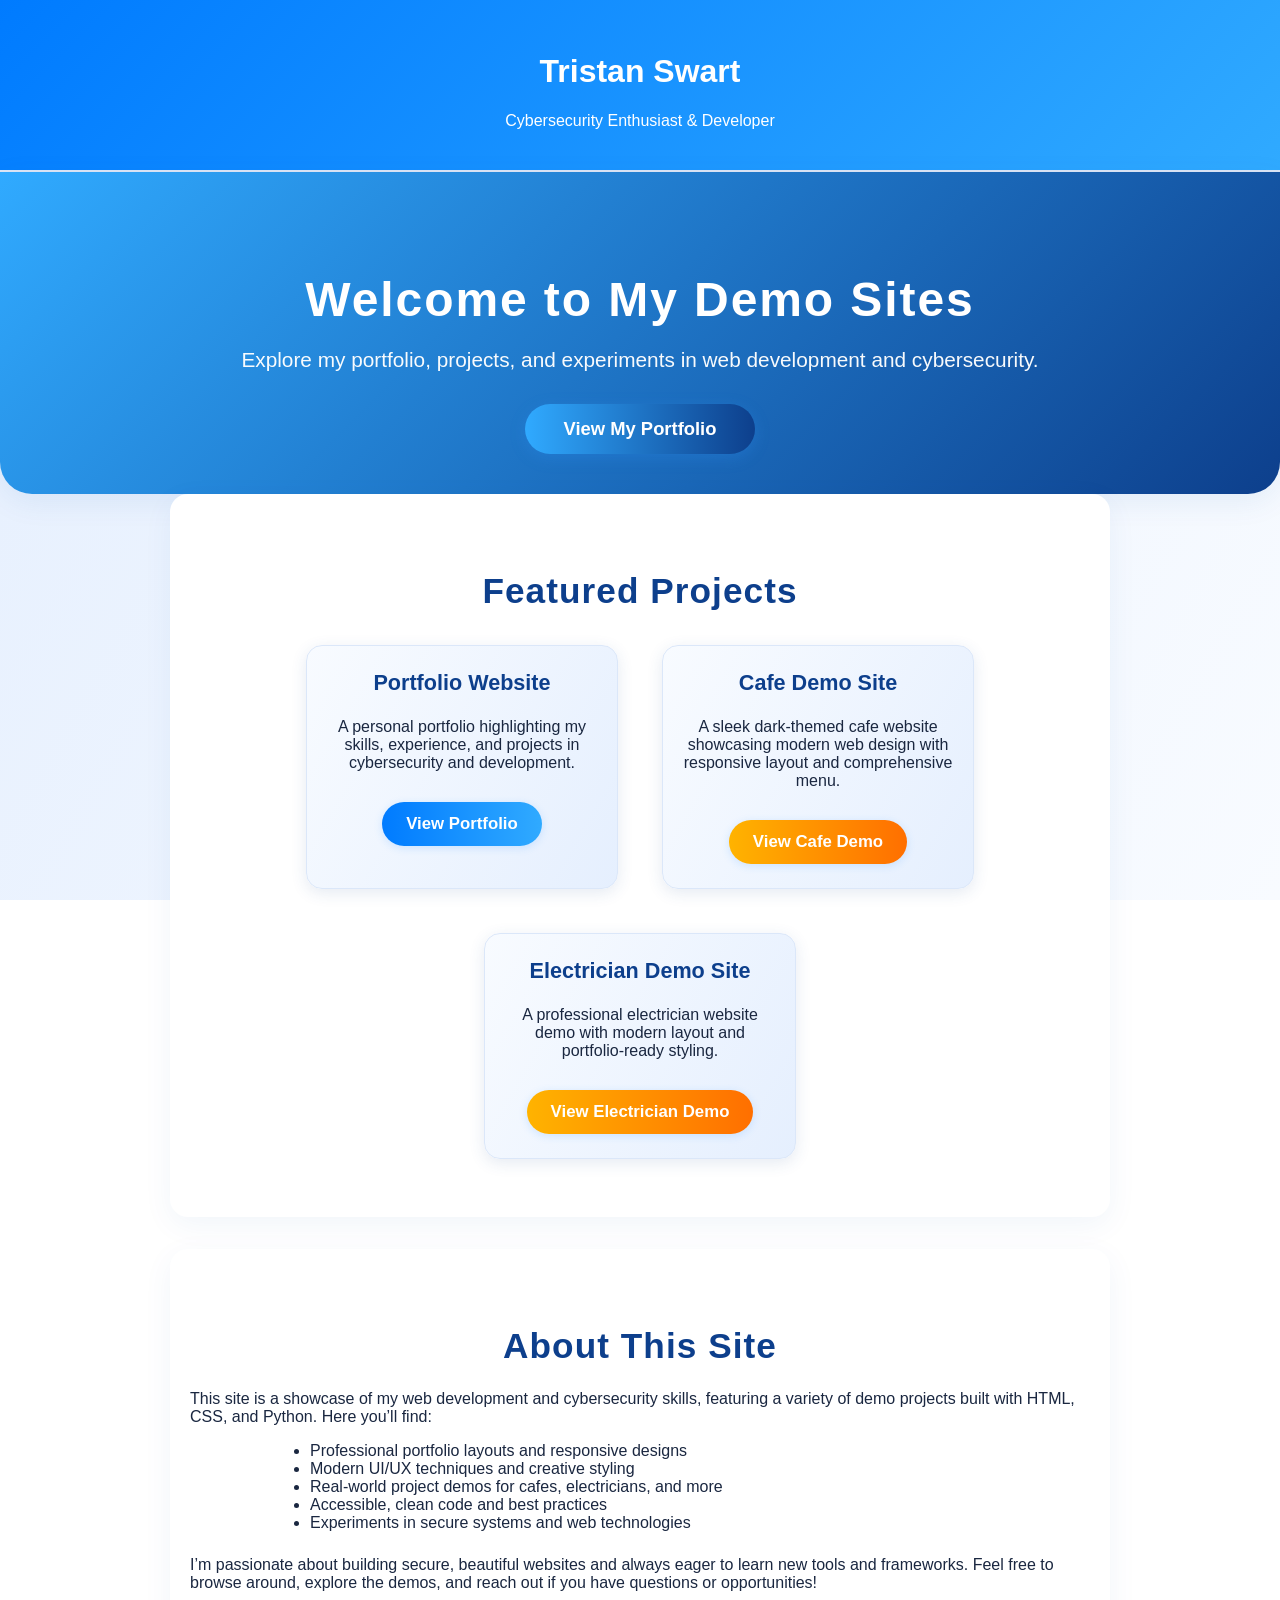
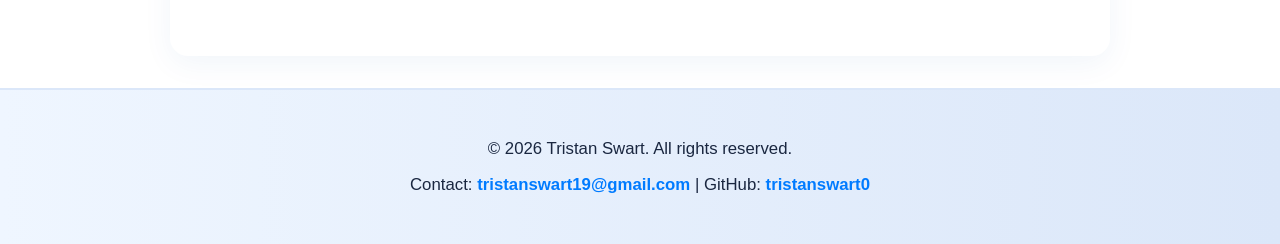
<file: index.html>
<!DOCTYPE html>
<html lang="en">
<head>
    <meta charset="UTF-8">
    <meta name="viewport" content="width=device-width, initial-scale=1.0">
    <title>Tristan Swart - Demo Sites</title>
    <link rel="icon" href="data:image/svg+xml,<svg xmlns='http://www.w3.org/2000/svg' viewBox='0 0 100 100'><text y='.9em' font-size='90'>👨‍💻</text></svg>">
    <style>
        body {
            font-family: 'Inter', 'Segoe UI', Arial, sans-serif;
            margin: 0;
            padding: 0;
            background: linear-gradient(120deg, #e5effe 0%, #f8fbff 100%) fixed;
            color: #1a2740;
        }
        header {
            background: linear-gradient(135deg, #007bff 0%, #30aaff 100%);
            color: #fff;
            padding: 32px 20px 24px 20px;
            text-align: center;
            box-shadow: 0 8px 30px rgba(15, 83, 171, 0.12);
            border-bottom: 2px solid #dce6f6;
        }
        .hero {
            padding: 60px 20px 40px 20px;
            text-align: center;
            background: linear-gradient(135deg, #30aaff 0%, #0d3f8c 100%);
            color: #fff;
            border-radius: 0 0 32px 32px;
            box-shadow: 0 8px 30px rgba(15, 83, 171, 0.08);
        }
        .hero h1 {
            font-size: 3rem;
            font-weight: 900;
            margin-bottom: 16px;
            letter-spacing: 0.04em;
            text-shadow: 0 4px 16px #dbe7f9, 0 0 2px #0d3f8c;
        }
        .hero p {
            font-size: 1.3rem;
            margin-bottom: 32px;
            opacity: 0.97;
        }
        .hero-buttons {
            display: flex;
            gap: 1.2rem;
            justify-content: center;
            flex-wrap: wrap;
        }
        .cta-button {
            display: inline-block;
            padding: 0.9rem 2.4rem;
            border-radius: 2rem;
            background: linear-gradient(90deg, #30aaff 0%, #0d3f8c 100%);
            color: #fff;
            font-weight: 700;
            font-size: 1.15rem;
            border: none;
            box-shadow: 0 4px 16px rgba(48, 148, 255, 0.22);
            cursor: pointer;
            transition: box-shadow 0.3s, filter 0.3s, outline 0.3s;
            outline: 2px solid transparent;
            text-decoration: none;
        }
        .cta-button:hover, .cta-button:focus {
            box-shadow: 0 0 8px #30aaff, 0 0 16px #0d3f8c;
            filter: brightness(1.1);
            outline: 2px solid #30aaff;
        }
        .cta-button.electrician-btn {
            background: linear-gradient(90deg, #ffb300 0%, #ff6f00 100%);
            color: #fff;
        }
        .cta-button.electrician-btn:hover {
            box-shadow: 0 0 8px #ffb300, 0 0 16px #ff6f00;
            outline: 2px solid #ffb300;
        }
        .section {
            padding: 48px 20px;
            max-width: 900px;
            margin: 0 auto;
            background: #fff;
            border-radius: 18px;
            box-shadow: 0 8px 30px rgba(15, 83, 171, 0.06);
            margin-bottom: 32px;
        }
        .section h2 {
            text-align: center;
            margin-bottom: 24px;
            font-size: 2.2rem;
            font-weight: 800;
            color: #0d3f8c;
            letter-spacing: 0.03em;
        }
        .projects {
            display: flex;
            justify-content: center;
            flex-wrap: wrap;
            gap: 1.5rem;
        }
        .project-card {
            background: linear-gradient(120deg, #f8fbff 0%, #e5effe 100%);
            margin: 10px;
            padding: 24px 20px;
            border-radius: 16px;
            box-shadow: 0 4px 16px rgba(38, 81, 147, 0.12);
            width: 270px;
            text-align: center;
            transition: transform 0.3s, box-shadow 0.3s;
            border: 1.5px solid #dbe7f9;
        }
        .project-card:hover {
            transform: scale(1.04) translateY(-8px);
            box-shadow: 0 20px 40px rgba(31, 76, 163, 0.22);
        }
        .project-card h3 {
            margin-top: 0;
            font-size: 1.35rem;
            color: #0d3f8c;
            font-weight: 700;
        }
        .project-card a {
            display: inline-block;
            margin-top: 14px;
            padding: 12px 24px;
            background: linear-gradient(90deg, #007bff 0%, #30aaff 100%);
            color: #fff;
            text-decoration: none;
            border-radius: 2rem;
            font-weight: 600;
            font-size: 1.05rem;
            box-shadow: 0 2px 8px rgba(48, 148, 255, 0.18);
            transition: box-shadow 0.3s, filter 0.3s, outline 0.3s;
            outline: 2px solid transparent;
        }
        .project-card a:hover {
            box-shadow: 0 0 8px #30aaff, 0 0 16px #007bff;
            filter: brightness(1.1);
            outline: 2px solid #30aaff;
        }
        footer {
            background: linear-gradient(90deg, #eff6ff 0%, #dbe7f9 100%);
            color: #1a2740;
            text-align: center;
            padding: 32px 20px;
            border-top: 2px solid #dbe7f9;
            font-size: 1.05rem;
        }
        footer a {
            color: #007bff;
            text-decoration: none;
            font-weight: 600;
        }
        footer a:hover {
            text-decoration: underline;
        }
        @media (max-width: 700px) {
            .hero h1 {
                font-size: 2rem;
            }
            .section {
                padding: 24px 8px;
                border-radius: 8px;
            }
            .project-card {
                width: 100%;
                padding: 18px 8px;
                border-radius: 8px;
            }
            .hero-buttons {
                flex-direction: column;
                gap: 0.7rem;
            }
        }
    </style>
</head>
<body>
    <header>
        <h1>Tristan Swart</h1>
        <p>Cybersecurity Enthusiast & Developer</p>
    </header>

    <section class="hero">
        <h1 style="text-shadow:none;">Welcome to My Demo Sites</h1>
        <p>Explore my portfolio, projects, and experiments in web development and cybersecurity.</p>
        <a href="portfolio.html" class="cta-button">View My Portfolio</a>
    </section>

    <section class="section">
        <h2>Featured Projects</h2>
        <div class="projects">
            <div class="project-card">
                <h3>Portfolio Website</h3>
                <p>A personal portfolio highlighting my skills, experience, and projects in cybersecurity and development.</p>
                <a href="portfolio.html">View Portfolio</a>
            </div>
            <div class="project-card">
                <h3>Cafe Demo Site</h3>
                <p>A sleek dark-themed cafe website showcasing modern web design with responsive layout and comprehensive menu.</p>
                <a href="cafe/index.html" class="cta-button electrician-btn">View Cafe Demo</a>
            </div>
            <div class="project-card">
                <h3>Electrician Demo Site</h3>
                <p>A professional electrician website demo with modern layout and portfolio-ready styling.</p>
                <a href="electrician/index.html" class="cta-button electrician-btn">View Electrician Demo</a>
            </div>
        </div>
    </section>

    <section class="section">
        <h2>About This Site</h2>
        <p>This site is a showcase of my web development and cybersecurity skills, featuring a variety of demo projects built with HTML, CSS, and Python. Here you’ll find:</p>
        <ul style="text-align:left; max-width:700px; margin:0 auto 1.5rem auto;">
            <li>Professional portfolio layouts and responsive designs</li>
            <li>Modern UI/UX techniques and creative styling</li>
            <li>Real-world project demos for cafes, electricians, and more</li>
            <li>Accessible, clean code and best practices</li>
            <li>Experiments in secure systems and web technologies</li>
        </ul>
        <p>I’m passionate about building secure, beautiful websites and always eager to learn new tools and frameworks. Feel free to browse around, explore the demos, and reach out if you have questions or opportunities!</p>
    </section>

    <footer>
        <p>&copy; 2026 Tristan Swart. All rights reserved.</p>
        <p>Contact: <a href="mailto:tristanswart19@gmail.com">tristanswart19@gmail.com</a> | GitHub: <a href="https://github.com/tristanswart0">tristanswart0</a></p>
    </footer>
</body>
</html>
</file>
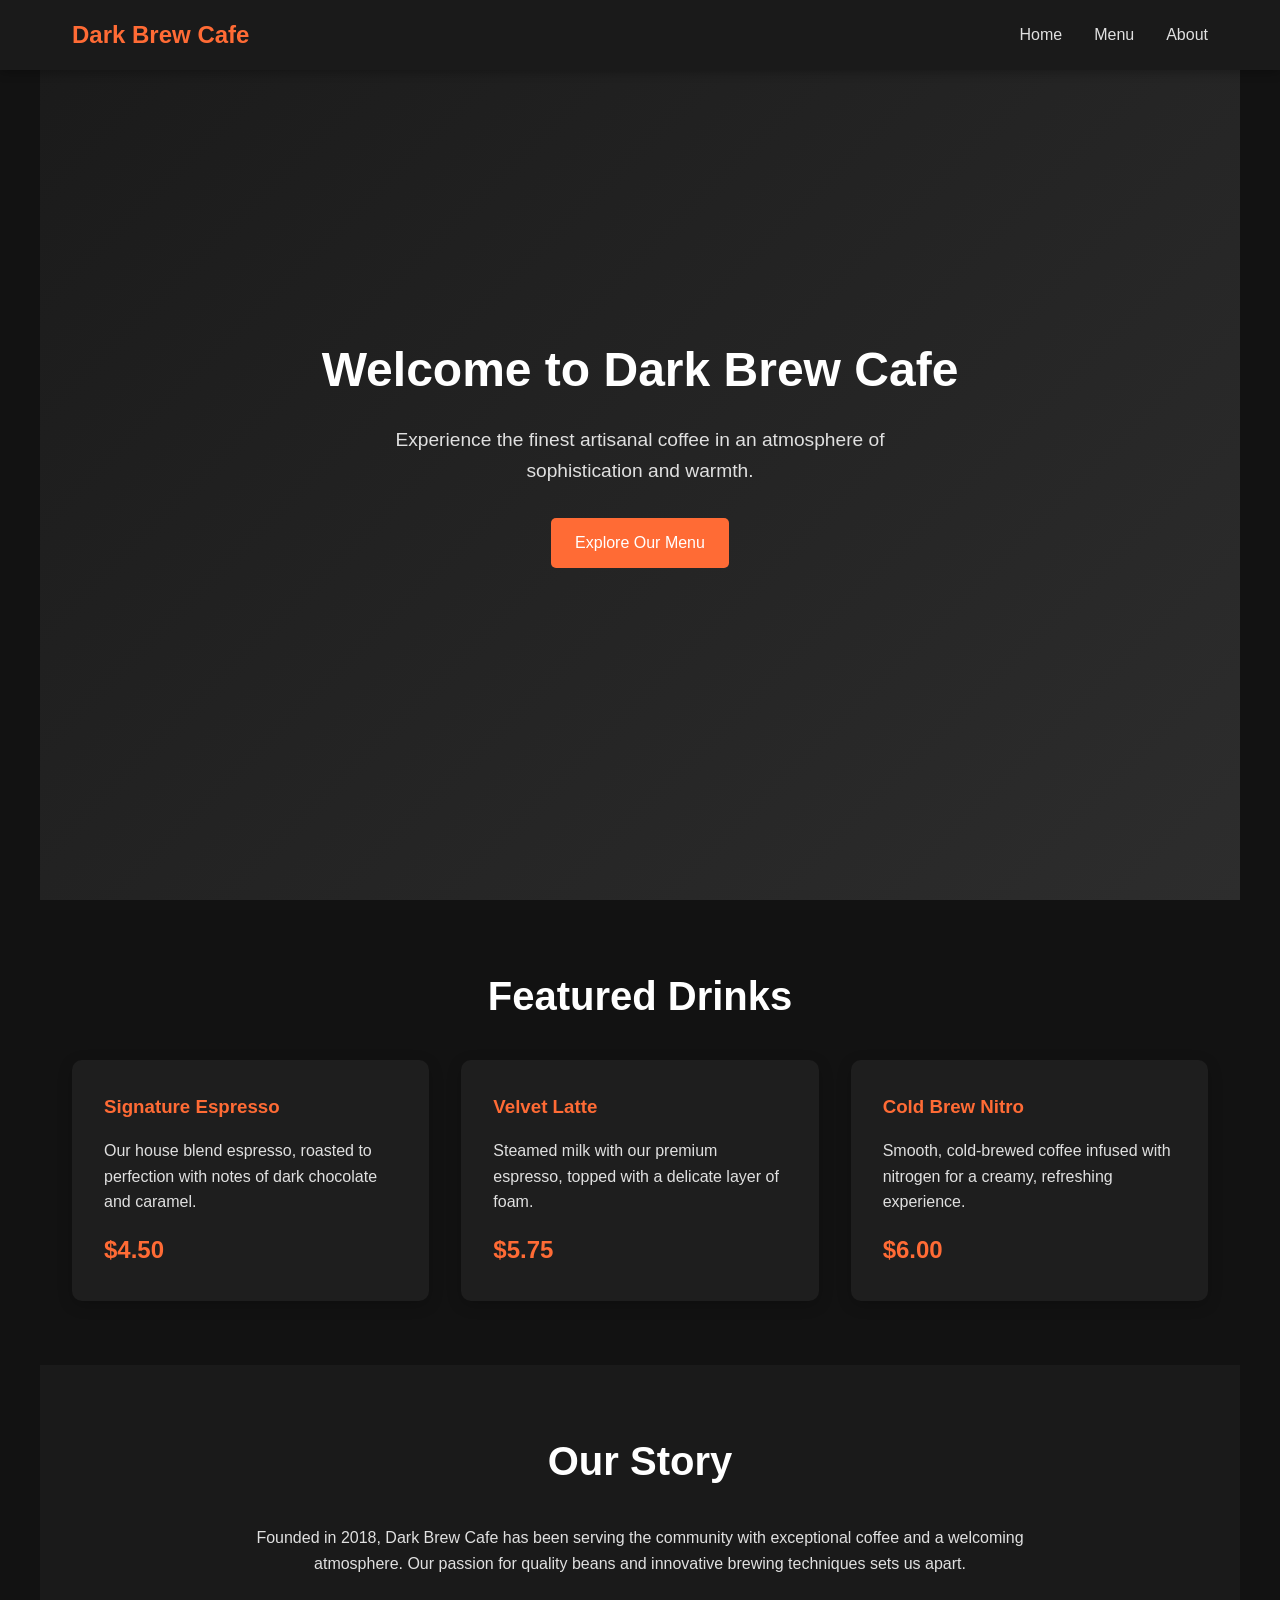
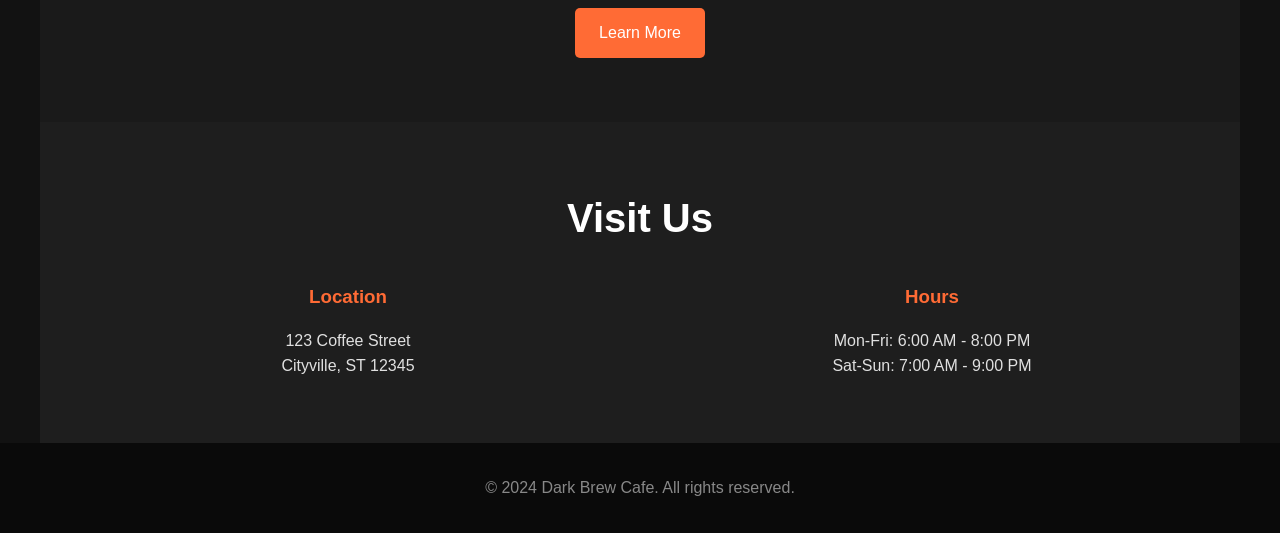
<file: cafe/index.html>
<!DOCTYPE html>
<html lang="en">
<head>
    <meta charset="UTF-8">
    <meta name="viewport" content="width=device-width, initial-scale=1.0">
    <title>Dark Brew Cafe - Premium Coffee Experience</title>
    <link rel="stylesheet" href="styles.css">
    <link rel="icon" href="data:image/svg+xml,<svg xmlns='http://www.w3.org/2000/svg' viewBox='0 0 100 100'><text y='.9em' font-size='90'>☕</text></svg>">
</head>
<body>
    <header>
        <nav>
            <div class="logo">Dark Brew Cafe</div>
            <ul>
                <li><a href="index.html">Home</a></li>
                <li><a href="menu.html">Menu</a></li>
                <li><a href="about.html">About</a></li>
            </ul>
        </nav>
    </header>

    <section class="hero">
        <div class="hero-content">
            <h1>Welcome to Dark Brew Cafe</h1>
            <p>Experience the finest artisanal coffee in an atmosphere of sophistication and warmth.</p>
            <a href="menu.html" class="btn">Explore Our Menu</a>
        </div>
    </section>

    <section class="featured">
        <h2>Featured Drinks</h2>
        <div class="drinks-grid">
            <div class="drink-card">
                <h3>Signature Espresso</h3>
                <p>Our house blend espresso, roasted to perfection with notes of dark chocolate and caramel.</p>
                <span class="price">$4.50</span>
            </div>
            <div class="drink-card">
                <h3>Velvet Latte</h3>
                <p>Steamed milk with our premium espresso, topped with a delicate layer of foam.</p>
                <span class="price">$5.75</span>
            </div>
            <div class="drink-card">
                <h3>Cold Brew Nitro</h3>
                <p>Smooth, cold-brewed coffee infused with nitrogen for a creamy, refreshing experience.</p>
                <span class="price">$6.00</span>
            </div>
        </div>
    </section>

    <section class="about-preview">
        <div class="about-content">
            <h2>Our Story</h2>
            <p>Founded in 2018, Dark Brew Cafe has been serving the community with exceptional coffee and a welcoming atmosphere. Our passion for quality beans and innovative brewing techniques sets us apart.</p>
            <a href="about.html" class="btn">Learn More</a>
        </div>
    </section>

    <section class="location">
        <h2>Visit Us</h2>
        <div class="location-info">
            <div class="address">
                <h3>Location</h3>
                <p>123 Coffee Street<br>Cityville, ST 12345</p>
            </div>
            <div class="hours">
                <h3>Hours</h3>
                <p>Mon-Fri: 6:00 AM - 8:00 PM<br>Sat-Sun: 7:00 AM - 9:00 PM</p>
            </div>
        </div>
    </section>

    <footer>
        <p>&copy; 2024 Dark Brew Cafe. All rights reserved.</p>
    </footer>
</body>
</html>
</file>
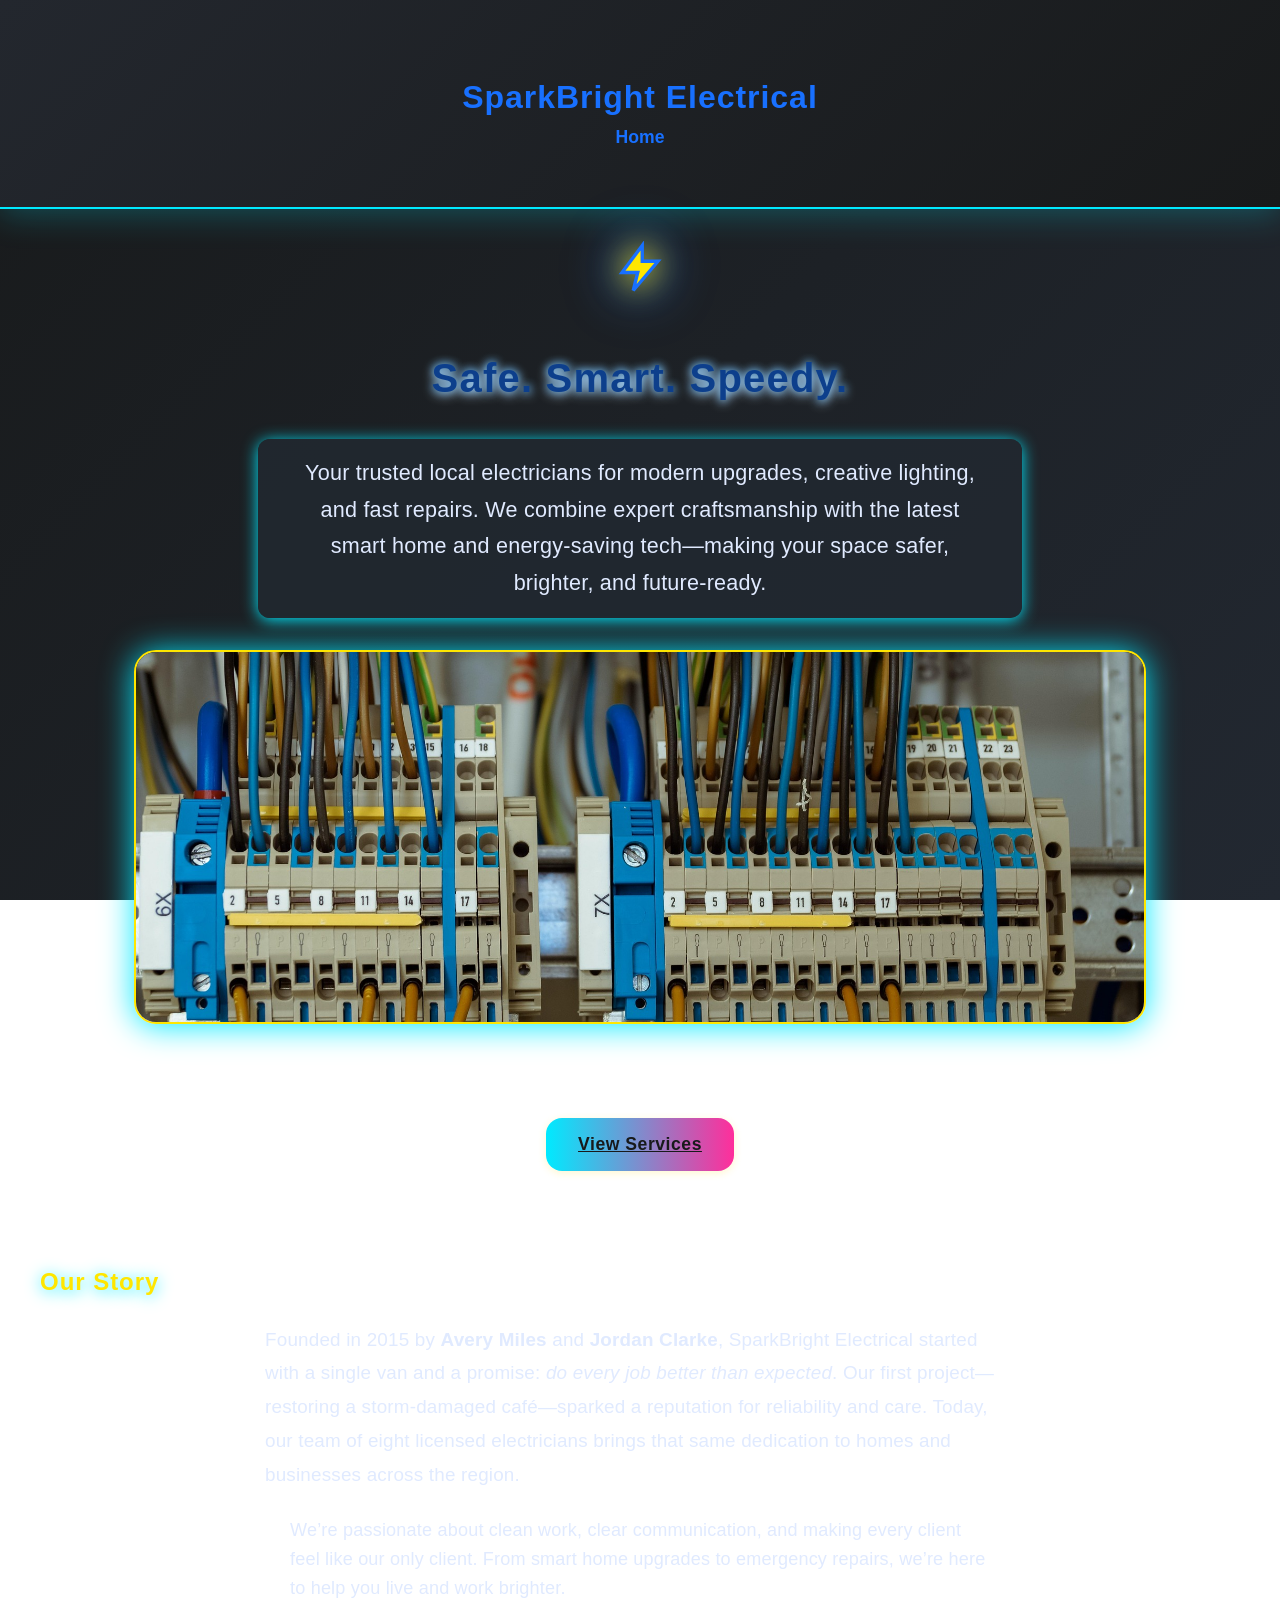
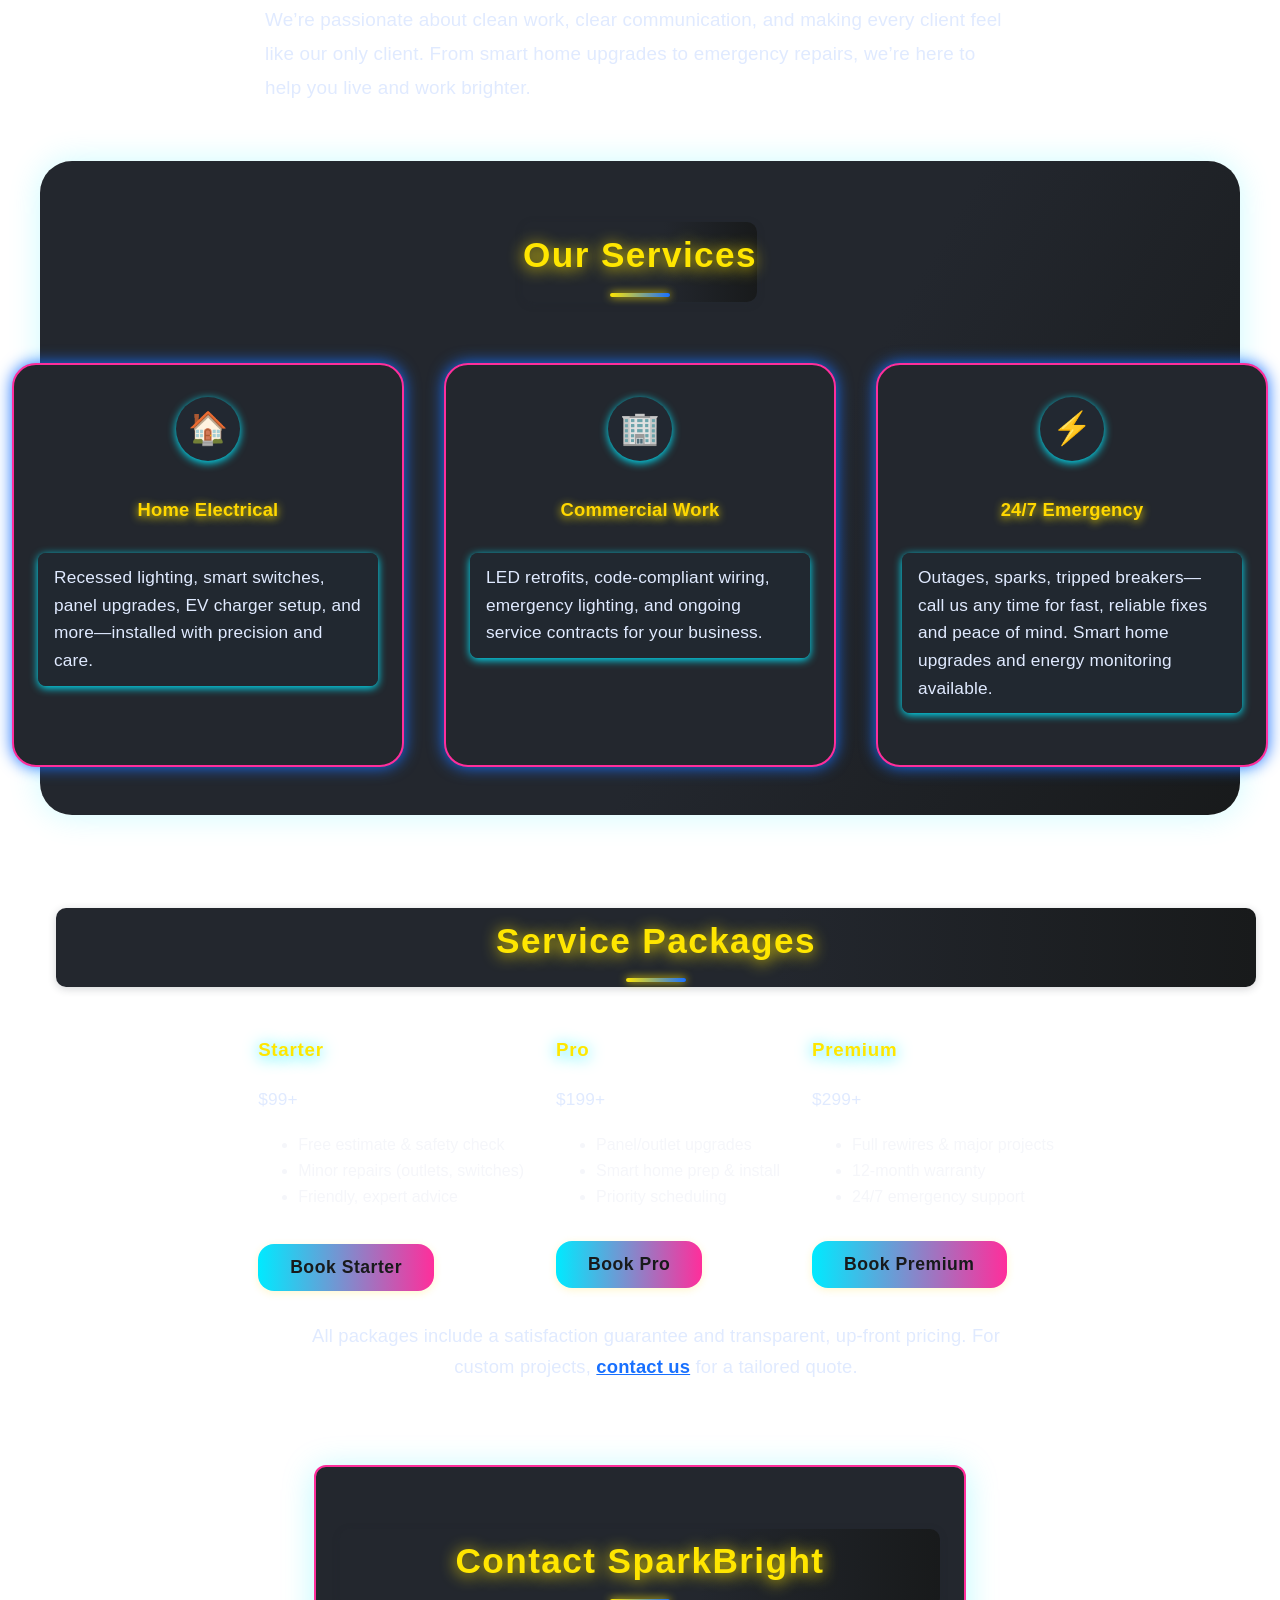
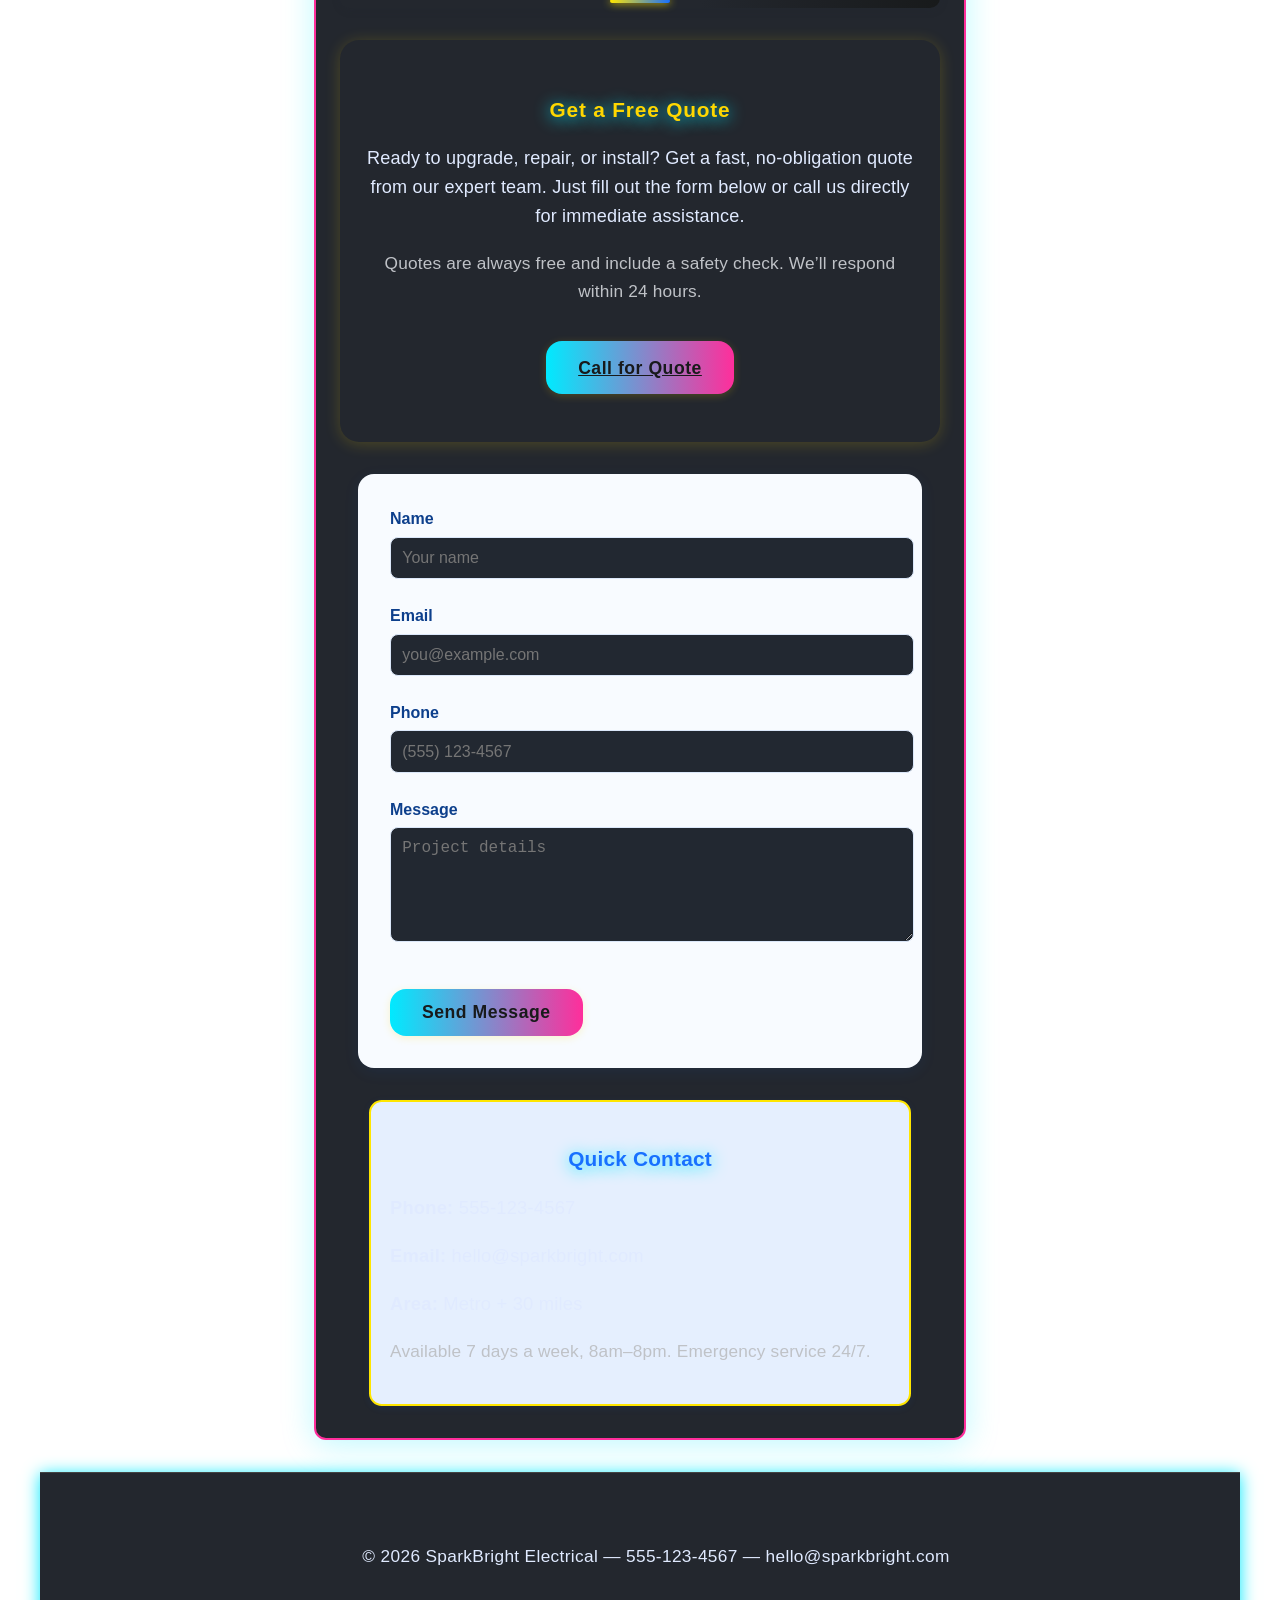
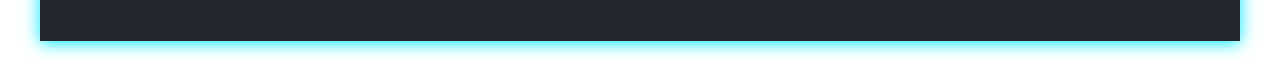
<file: electrician/index.html>
﻿
<!doctype html>
<html lang="en">
<head>
  <meta charset="UTF-8" />
  <meta name="viewport" content="width=device-width, initial-scale=1.0" />
  <title>SparkBright Electrical | Your Local Experts</title>
  <link rel="stylesheet" href="styles.css" />
  <style>
    :root {
      --electric-blue: #1870ff;
      --electric-yellow: #ffe600;
    }
    .hero-bolt {
      display: flex;
      flex-direction: column;
      align-items: center;
      margin-bottom: 1.2rem;
    }
    .bolt-svg {
      width: 54px;
      height: 54px;
      margin-bottom: 0.7rem;
      filter: drop-shadow(0 0 16px #ffe600) drop-shadow(0 0 24px #1870ff);
      animation: bolt-glow 1.6s ease-in-out infinite alternate;
    }
    @keyframes bolt-glow {
      0% { filter: drop-shadow(0 0 2px #ffe600) drop-shadow(0 0 4px #1870ff); opacity: 0.7; }
      60% { filter: drop-shadow(0 0 24px #ffe600) drop-shadow(0 0 32px #1870ff); opacity: 1; }
      100% { filter: drop-shadow(0 0 2px #ffe600) drop-shadow(0 0 4px #1870ff); opacity: 0.7; }
    }
    .hero-title {
      font-size: 2.5rem;
      font-weight: 900;
      color: #0d3f8c;
      letter-spacing: 0.03em;
      text-align: center;
      margin-bottom: 0.2rem;
      text-shadow: 0 2px 12px #dbe7f9, 0 0 8px #30aaff;
    }
    .hero-sub {
      font-size: 1.25rem;
      max-width: 600px;
      margin: 0 auto 1.5rem auto;
      text-align: center;
    }
  </style>
</head>
<body>
  <header class="site-header fixed-header">
    <div class="container header-inner">
      <span class="brand" style="color:#1870ff;font-size:2rem;font-weight:900;letter-spacing:0.03em;">SparkBright Electrical</span>
      <nav class="site-nav">
        <a href="#home">Home</a>
      </nav>
    </div>
  </header>

  <span id="home" class="section-anchor"></span>
  <section class="hero animate-fadeup">
    <div class="container">
      <div class="hero-bolt">
        <svg class="bolt-svg" viewBox="0 0 48 48" fill="none">
          <polygon points="26,4 8,28 22,28 18,44 40,18 26,18" fill="#ffe600" stroke="#1870ff" stroke-width="3"/>
        </svg>
        <h2 class="hero-title">Safe. Smart. Speedy.</h2>
      </div>
      <div class="hero-sub" style="font-size:1.35rem;max-width:700px;margin:0 auto 2rem auto;line-height:1.7;letter-spacing:0.01em;color:#e0eaff;">Your trusted local electricians for modern upgrades, creative lighting, and fast repairs. We combine expert craftsmanship with the latest smart home and energy-saving tech—making your space safer, brighter, and future-ready.</div>
      <div class="hero-photo-slider" style="width:100%;max-width:900px;margin:0 auto 2rem auto;position:relative;height:340px;display:flex;align-items:center;justify-content:center;">
        <img id="heroPhoto" src="images/electrician-1.jpg" alt="Lighting Install" style="width:112%;max-width:1120px;height:370px;object-fit:cover;border-radius:22px;box-shadow:0 2px 32px #00eaff;border:2.5px solid #ffe600;transition:opacity 0.6s;position:absolute;left:50%;top:0;transform:translateX(-50%);" />
      </div>
      <div style="height:48px;"></div>
    </div>
  </section>

  <div style="width:100%;display:flex;justify-content:center;margin-bottom:2.5rem;">
    <a class="fancy-btn" href="#services">View Services</a>
  </div>
      <script>
        const heroPhotos = [
          'images/electrician-1.jpg',
          'images/electrician-2.jpg',
          'images/electrician-3.jpg'
        ];
        let heroIndex = 0;
        setInterval(() => {
          heroIndex = (heroIndex + 1) % heroPhotos.length;
          const img = document.getElementById('heroPhoto');
          img.style.opacity = 0;
          setTimeout(() => {
            img.src = heroPhotos[heroIndex];
            img.style.opacity = 1;
          }, 600);
        }, 3500);
      </script>
    </div>
  </section>


  <span id="about" class="section-anchor"></span>
  <section class="container story animate-fadeup delay-1">
    <h2>Our Story</h2>
    <p style="font-size:1.18rem;max-width:750px;margin:0 auto 1.5rem auto;line-height:1.8;color:#e0eaff;">Founded in 2015 by <strong>Avery Miles</strong> and <strong>Jordan Clarke</strong>, SparkBright Electrical started with a single van and a promise: <em>do every job better than expected</em>. Our first project—restoring a storm-damaged café—sparked a reputation for reliability and care. Today, our team of eight licensed electricians brings that same dedication to homes and businesses across the region.</p>
    <p style="font-size:1.13rem;max-width:700px;margin:0 auto;">We’re passionate about clean work, clear communication, and making every client feel like our only client. From smart home upgrades to emergency repairs, we’re here to help you live and work brighter.</p>
    <p style="font-size:1.18rem;max-width:750px;margin:0 auto 1.5rem auto;line-height:1.8;color:#e0eaff;">We’re passionate about clean work, clear communication, and making every client feel like our only client. From smart home upgrades to emergency repairs, we’re here to help you live and work brighter.</p>
  </section>

  <span id="services" class="section-anchor"></span>
  <section class="container animate-fadeup delay-2 services-balanced">
    <h2 class="section-title">Our Services</h2>
    <div class="services-card-row" style="display:flex;justify-content:center;gap:2.5rem;">
      <div class="service-card-balanced" style="flex:1;max-width:340px;">
        <div class="service-icon-large" style="background:#222831;margin-bottom:1rem;border-radius:50%;width:64px;height:64px;display:flex;align-items:center;justify-content:center;font-size:2rem;color:#ffe600;box-shadow:0 2px 8px #00eaff;">🏠</div>
        <h3>Home Electrical</h3>
        <p>Recessed lighting, smart switches, panel upgrades, EV charger setup, and more—installed with precision and care.</p>
      </div>
      <div class="service-card-balanced" style="flex:1;max-width:340px;">
        <div class="service-icon-large" style="background:#222831;margin-bottom:1rem;border-radius:50%;width:64px;height:64px;display:flex;align-items:center;justify-content:center;font-size:2rem;color:#ffe600;box-shadow:0 2px 8px #00eaff;">🏢</div>
        <h3>Commercial Work</h3>
        <p>LED retrofits, code-compliant wiring, emergency lighting, and ongoing service contracts for your business.</p>
      </div>
      <div class="service-card-balanced" style="flex:1;max-width:340px;">
        <div class="service-icon-large" style="background:#222831;margin-bottom:1rem;border-radius:50%;width:64px;height:64px;display:flex;align-items:center;justify-content:center;font-size:2rem;color:#ffe600;box-shadow:0 2px 8px #00eaff;">⚡</div>
        <h3>24/7 Emergency</h3>
        <p>Outages, sparks, tripped breakers—call us any time for fast, reliable fixes and peace of mind. Smart home upgrades and energy monitoring available.</p>
      </div>
    </div>
  </section>



  <section id="gallery" class="container gallery animate-fadeup delay-3">


  <span id="pricing" class="section-anchor"></span>
  <section class="container pricing animate-fadeup delay-4">
    <h2 class="section-title">Service Packages</h2>
    <div class="pricing-grid">
      <div class="price-card">
        <h3>Starter</h3>
        <p class="price">$99+</p>
        <ul>
          <li>Free estimate & safety check</li>
          <li>Minor repairs (outlets, switches)</li>
          <li>Friendly, expert advice</li>
        </ul>
        <button class="fancy-btn" style="margin-top:1.2rem;">Book Starter</button>
      </div>
      <div class="price-card featured">
        <h3>Pro</h3>
        <p class="price">$199+</p>
        <ul>
          <li>Panel/outlet upgrades</li>
          <li>Smart home prep & install</li>
          <li>Priority scheduling</li>
        </ul>
        <button class="fancy-btn">Book Pro</button>
      </div>
      <div class="price-card">
        <h3>Premium</h3>
        <p class="price">$299+</p>
        <ul>
          <li>Full rewires & major projects</li>
          <li>12-month warranty</li>
          <li>24/7 emergency support</li>
        </ul>
        <button class="fancy-btn">Book Premium</button>
      </div>
    </div>
    <p style="text-align:center;margin-top:1.8rem;color:#e0eaff;font-size:1.15rem;line-height:1.7;max-width:700px;margin-left:auto;margin-right:auto;">All packages include a satisfaction guarantee and transparent, up-front pricing. For custom projects, <a href="#contact" style="color:var(--electric-blue);text-decoration:underline;font-weight:600;">contact us</a> for a tailored quote.</p>
  </section>

  <span id="contact" class="section-anchor"></span>
  <section class="container contact-card animate-fadeup delay-5">
    <h2 class="section-title">Contact SparkBright</h2>
    <section class="get-quote" style="background:#23272e;padding:2rem 1.5rem;border-radius:1.2rem;box-shadow:0 2px 16px #ffd70033;max-width:600px;margin:2rem auto 2rem auto;text-align:center;">
      <h3 style="color:#ffd700;font-size:1.3rem;margin-bottom:1rem;">Get a Free Quote</h3>
      <p style="color:#e0eaff;font-size:1.13rem;margin-bottom:1.2rem;">Ready to upgrade, repair, or install? Get a fast, no-obligation quote from our expert team. Just fill out the form below or call us directly for immediate assistance.</p>
      <p style="color:#bfc2c7;font-size:1.08rem;margin-bottom:1.2rem;">Quotes are always free and include a safety check. We’ll respond within 24 hours.</p>
      <a href="tel:5551234567" class="fancy-btn" style="margin-bottom:1rem;display:inline-block;">Call for Quote</a>
    </section>
    <form action="https://formspree.io/f/moqprzln" method="POST" class="contact-form" style="background:#f8fbff;padding:2rem;border-radius:1rem;box-shadow:0 4px 16px rgba(24,112,255,0.08);max-width:500px;margin:0 auto 2rem auto;">
      <label style="font-weight:600;color:#0d3f8c;">Name
        <input type="text" name="name" required placeholder="Your name" style="width:100%;padding:0.7rem;margin-top:0.3rem;border-radius:0.5rem;border:1px solid #dbe7f9;" />
      </label>
      <label style="font-weight:600;color:#0d3f8c;">Email
        <input type="email" name="email" required placeholder="you@example.com" style="width:100%;padding:0.7rem;margin-top:0.3rem;border-radius:0.5rem;border:1px solid #dbe7f9;" />
      </label>
      <label style="font-weight:600;color:#0d3f8c;">Phone
        <input type="tel" name="phone" placeholder="(555) 123-4567" style="width:100%;padding:0.7rem;margin-top:0.3rem;border-radius:0.5rem;border:1px solid #dbe7f9;" />
      </label>
      <label style="font-weight:600;color:#0d3f8c;">Message
        <textarea name="message" rows="5" required placeholder="Project details" style="width:100%;padding:0.7rem;margin-top:0.3rem;border-radius:0.5rem;border:1px solid #dbe7f9;"></textarea>
      </label>
      <button type="submit" class="fancy-btn" style="margin-top:1rem;">Send Message</button>
    </form>
    <div class="quick-info" style="background:#e5effe;padding:1.2rem;border-radius:0.8rem;box-shadow:0 2px 8px rgba(24,112,255,0.08);max-width:500px;margin:0 auto;">
      <h3 style="color:var(--electric-blue);font-weight:700;font-size:1.3rem;margin-bottom:1rem;">Quick Contact</h3>
      <p style="font-size:1.15rem;color:#e0eaff;margin-bottom:0.5rem;"><strong>Phone:</strong> 555-123-4567</p>
      <p style="font-size:1.15rem;color:#e0eaff;margin-bottom:0.5rem;"><strong>Email:</strong> hello@sparkbright.com</p>
      <p style="font-size:1.15rem;color:#e0eaff;"><strong>Area:</strong> Metro + 30 miles</p>
      <p style="font-size:1.08rem;color:#bfc2c7;margin-top:1rem;">Available 7 days a week, 8am–8pm. Emergency service 24/7.</p>
    </div>
  </section>

  <footer class="site-footer">
    <div class="container">
          <p style="font-size:1.08rem;color:#e0eaff;letter-spacing:0.02em;margin:1.2rem 0;">&copy; 2026 SparkBright Electrical &mdash; 555-123-4567 &mdash; hello@sparkbright.com</p>
    </div>
  </footer>
</body>
</html>
</file>
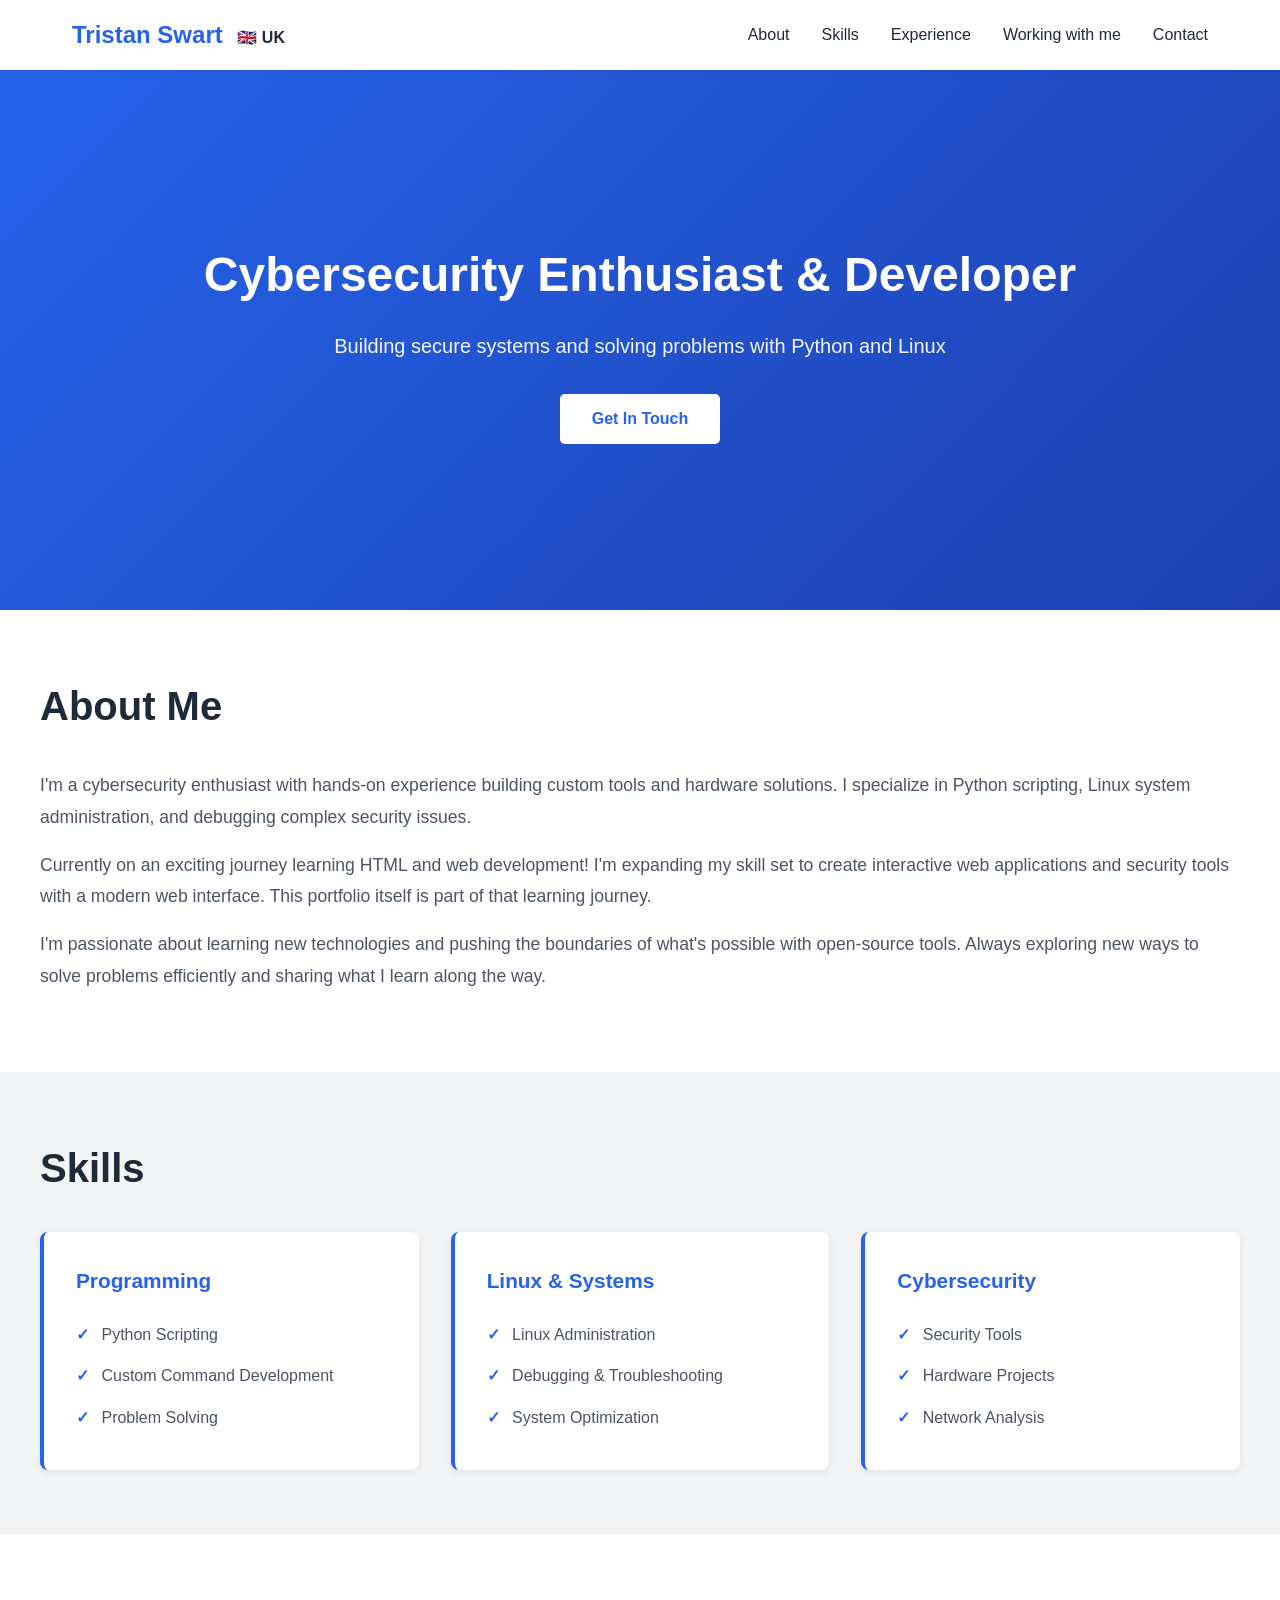
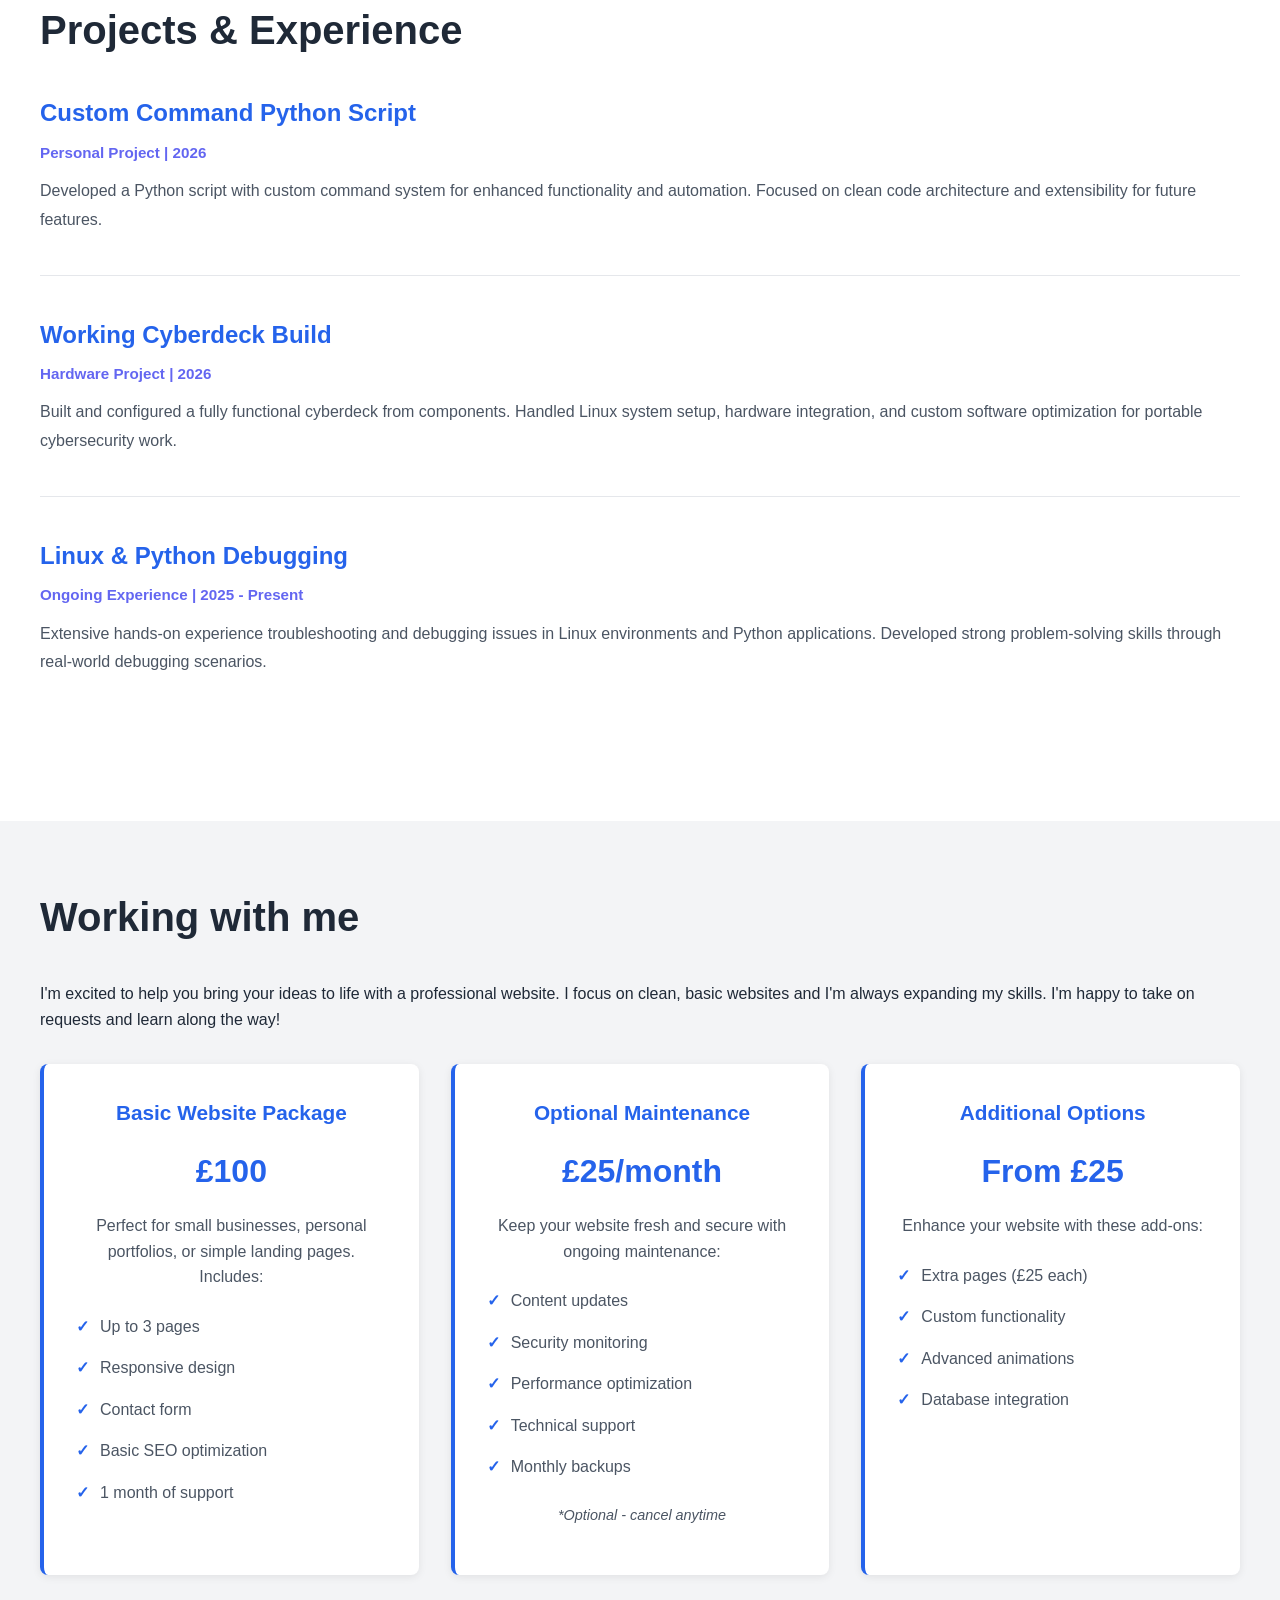
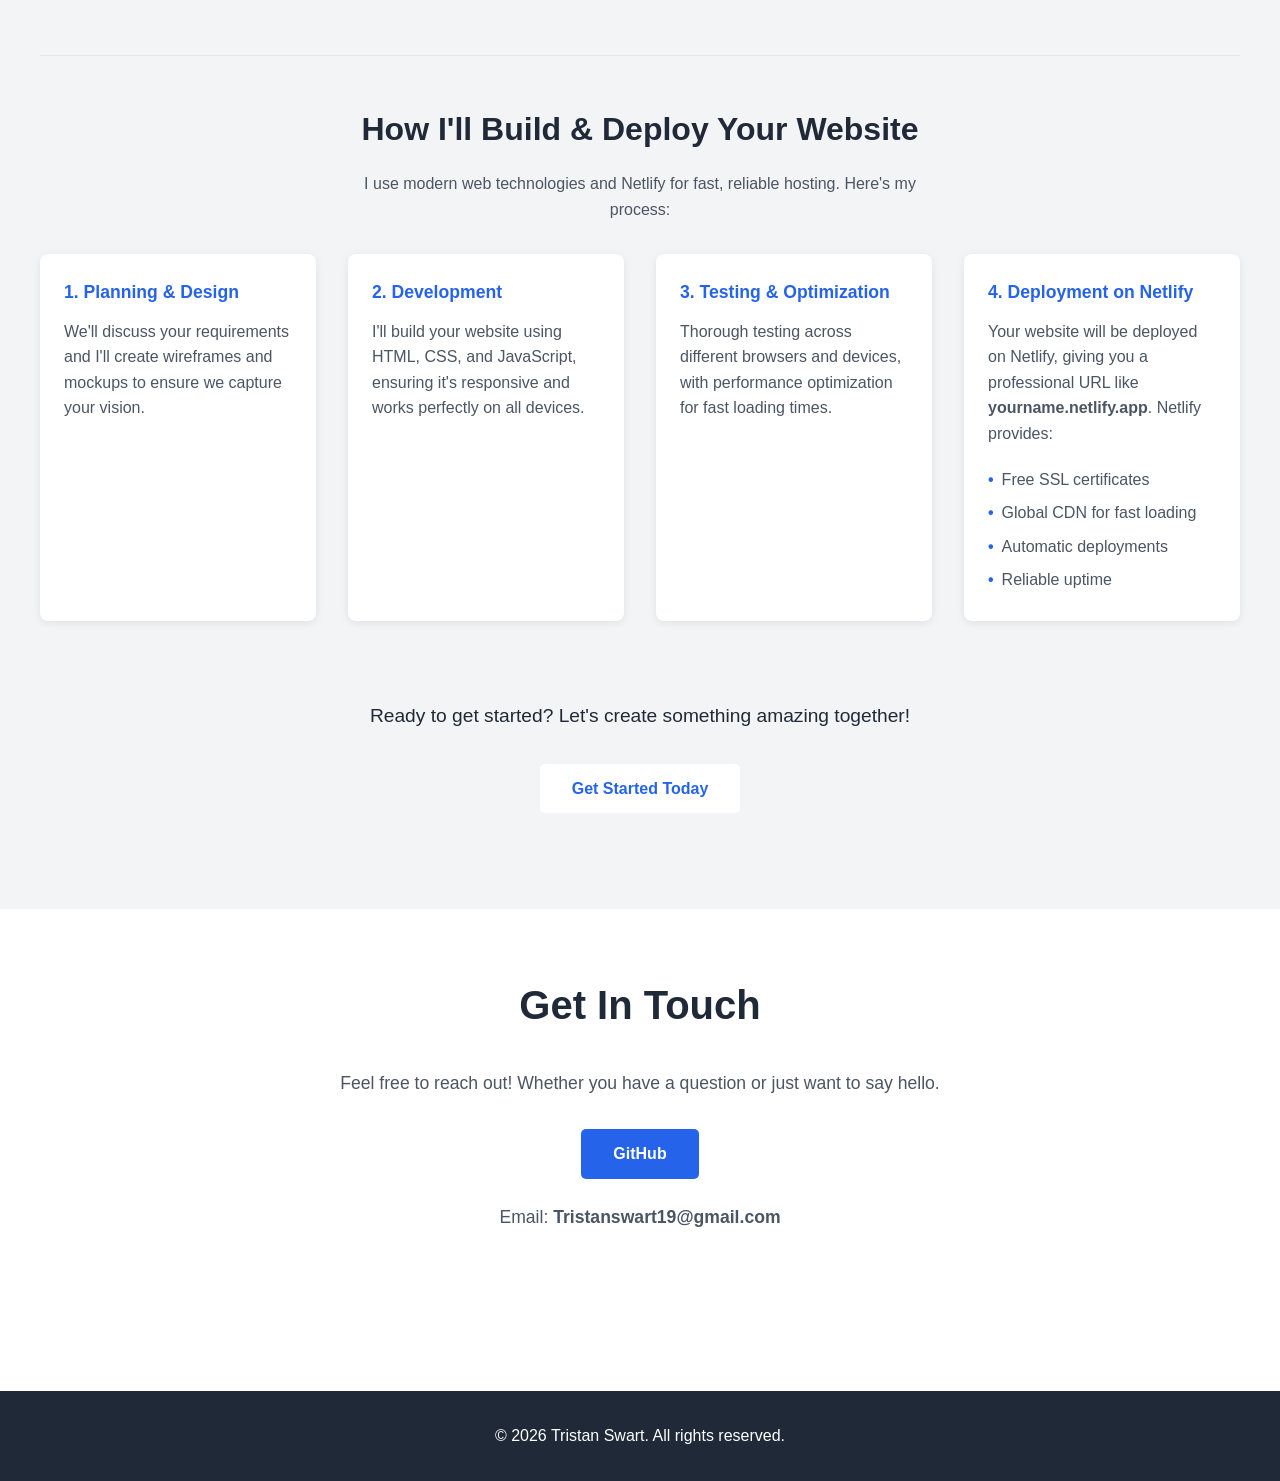
<file: portfolio.html>
<!DOCTYPE html>
<html lang="en">
<head>
    <meta charset="UTF-8">
    <meta name="viewport" content="width=device-width, initial-scale=1.0">
    <title>Tristan Swart - Portfolio</title>
    <link rel="icon" href="data:image/svg+xml,<svg xmlns='http://www.w3.org/2000/svg' viewBox='0 0 100 100'><text y='.9em' font-size='90'>👨‍💻</text></svg>">
    <link rel="stylesheet" href="styles.css">
</head>
<body>
    <header>
        <nav class="navbar">
            <div class="nav-container">
                <h1 class="logo">Tristan Swart <span class="location">🇬🇧 UK</span></h1>
                <ul class="nav-links">
                    <li><a href="#about">About</a></li>
                    <li><a href="#skills">Skills</a></li>
                    <li><a href="#experience">Experience</a></li>
                    <li><a href="#services">Working with me</a></li>
                    <li><a href="#contact">Contact</a></li>
                </ul>
            </div>
        </nav>
    </header>

    <section id="hero" class="hero">
        <div class="hero-content">
            <h2>Cybersecurity Enthusiast & Developer</h2>
            <p>Building secure systems and solving problems with Python and Linux</p>
            <a href="#contact" class="cta-button">Get In Touch</a>
        </div>
    </section>

    <section id="about" class="section">
        <div class="container">
            <h2>About Me</h2>
            <p>I'm a cybersecurity enthusiast with hands-on experience building custom tools and hardware solutions. I specialize in Python scripting, Linux system administration, and debugging complex security issues.</p>
            <p>Currently on an exciting journey learning HTML and web development! I'm expanding my skill set to create interactive web applications and security tools with a modern web interface. This portfolio itself is part of that learning journey.</p>
            <p>I'm passionate about learning new technologies and pushing the boundaries of what's possible with open-source tools. Always exploring new ways to solve problems efficiently and sharing what I learn along the way.</p>
        </div>
    </section>

    <section id="skills" class="section">
        <div class="container">
            <h2>Skills</h2>
            <div class="skills-grid">
                <div class="skill-card">
                    <h3>Programming</h3>
                    <ul>
                        <li>Python Scripting</li>
                        <li>Custom Command Development</li>
                        <li>Problem Solving</li>
                    </ul>
                </div>
                <div class="skill-card">
                    <h3>Linux & Systems</h3>
                    <ul>
                        <li>Linux Administration</li>
                        <li>Debugging & Troubleshooting</li>
                        <li>System Optimization</li>
                    </ul>
                </div>
                <div class="skill-card">
                    <h3>Cybersecurity</h3>
                    <ul>
                        <li>Security Tools</li>
                        <li>Hardware Projects</li>
                        <li>Network Analysis</li>
                    </ul>
                </div>
            </div>
        </div>
    </section>

    <section id="experience" class="section">
        <div class="container">
            <h2>Projects & Experience</h2>
            <div class="experience-item">
                <h3>Custom Command Python Script</h3>
                <p class="role">Personal Project | 2026</p>
                <p>Developed a Python script with custom command system for enhanced functionality and automation. Focused on clean code architecture and extensibility for future features.</p>
            </div>
            <div class="experience-item">
                <h3>Working Cyberdeck Build</h3>
                <p class="role">Hardware Project | 2026</p>
                <p>Built and configured a fully functional cyberdeck from components. Handled Linux system setup, hardware integration, and custom software optimization for portable cybersecurity work.</p>
            </div>
            <div class="experience-item">
                <h3>Linux & Python Debugging</h3>
                <p class="role">Ongoing Experience | 2025 - Present</p>
                <p>Extensive hands-on experience troubleshooting and debugging issues in Linux environments and Python applications. Developed strong problem-solving skills through real-world debugging scenarios.</p>
            </div>
        </div>
    </section>

    <section id="services" class="section">
        <div class="container">
            <h2>Working with me</h2>
            <p>I'm excited to help you bring your ideas to life with a professional website. I focus on clean, basic websites and I'm always expanding my skills. I'm happy to take on requests and learn along the way!</p>
            
            <div class="services-grid">
                <div class="service-card">
                    <h3>Basic Website Package</h3>
                    <div class="price">£100</div>
                    <p>Perfect for small businesses, personal portfolios, or simple landing pages. Includes:</p>
                    <ul>
                        <li>Up to 3 pages</li>
                        <li>Responsive design</li>
                        <li>Contact form</li>
                        <li>Basic SEO optimization</li>
                        <li>1 month of support</li>
                    </ul>
                </div>
                
                <div class="service-card">
                    <h3>Optional Maintenance</h3>
                    <div class="price">£25/month</div>
                    <p>Keep your website fresh and secure with ongoing maintenance:</p>
                    <ul>
                        <li>Content updates</li>
                        <li>Security monitoring</li>
                        <li>Performance optimization</li>
                        <li>Technical support</li>
                        <li>Monthly backups</li>
                    </ul>
                    <p class="optional-note">*Optional - cancel anytime</p>
                </div>
                
                <div class="service-card">
                    <h3>Additional Options</h3>
                    <div class="price">From £25</div>
                    <p>Enhance your website with these add-ons:</p>
                    <ul>
                        <li>Extra pages (£25 each)</li>
                        <li>Custom functionality</li>
                        <li>Advanced animations</li>
                        <li>Database integration</li>
                    </ul>
                </div>
            </div>
            
            <div class="process-section">
                <h3>How I'll Build & Deploy Your Website</h3>
                <p>I use modern web technologies and Netlify for fast, reliable hosting. Here's my process:</p>
                <div class="process-steps">
                    <div class="process-step">
                        <h4>1. Planning & Design</h4>
                        <p>We'll discuss your requirements and I'll create wireframes and mockups to ensure we capture your vision.</p>
                    </div>
                    <div class="process-step">
                        <h4>2. Development</h4>
                        <p>I'll build your website using HTML, CSS, and JavaScript, ensuring it's responsive and works perfectly on all devices.</p>
                    </div>
                    <div class="process-step">
                        <h4>3. Testing & Optimization</h4>
                        <p>Thorough testing across different browsers and devices, with performance optimization for fast loading times.</p>
                    </div>
                    <div class="process-step">
                        <h4>4. Deployment on Netlify</h4>
                        <p>Your website will be deployed on Netlify, giving you a professional URL like <strong>yourname.netlify.app</strong>. Netlify provides:</p>
                        <ul>
                            <li>Free SSL certificates</li>
                            <li>Global CDN for fast loading</li>
                            <li>Automatic deployments</li>
                            <li>Reliable uptime</li>
                        </ul>
                    </div>
                </div>
            </div>
            
            <div class="cta-section">
                <p>Ready to get started? Let's create something amazing together!</p>
                <a href="#contact" class="cta-button">Get Started Today</a>
            </div>
        </div>
    </section>

    <section id="contact" class="section contact-section">
        <div class="container">
            <h2>Get In Touch</h2>
            <p>Feel free to reach out! Whether you have a question or just want to say hello.</p>
            <div class="contact-links">
                <a href="https://github.com/tristanswart0" class="contact-button">GitHub</a>
            </div>
            <p class="email-contact">Email: <strong>Tristanswart19@gmail.com</strong></p>
        </div>
    </section>

    <footer>
        <p>&copy; 2026 Tristan Swart. All rights reserved.</p>
    </footer>
</body>
</html>
</file>
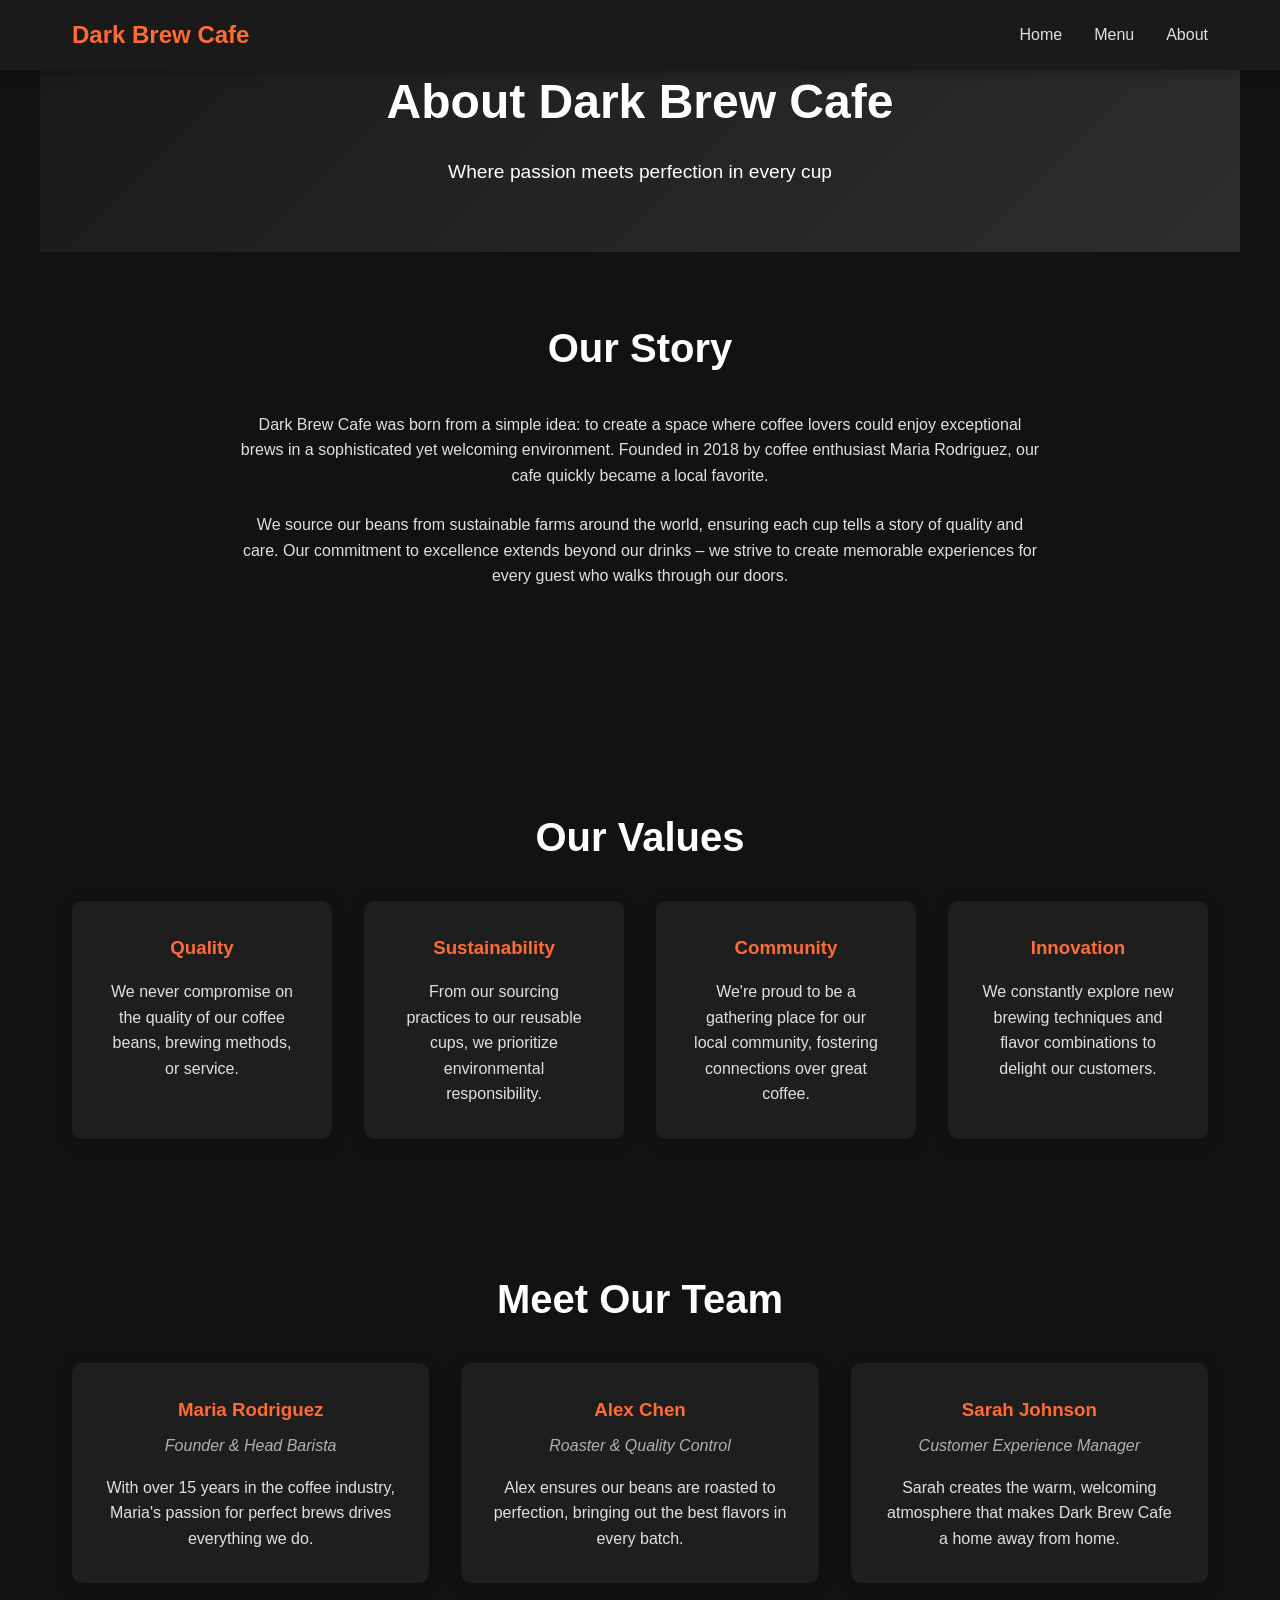
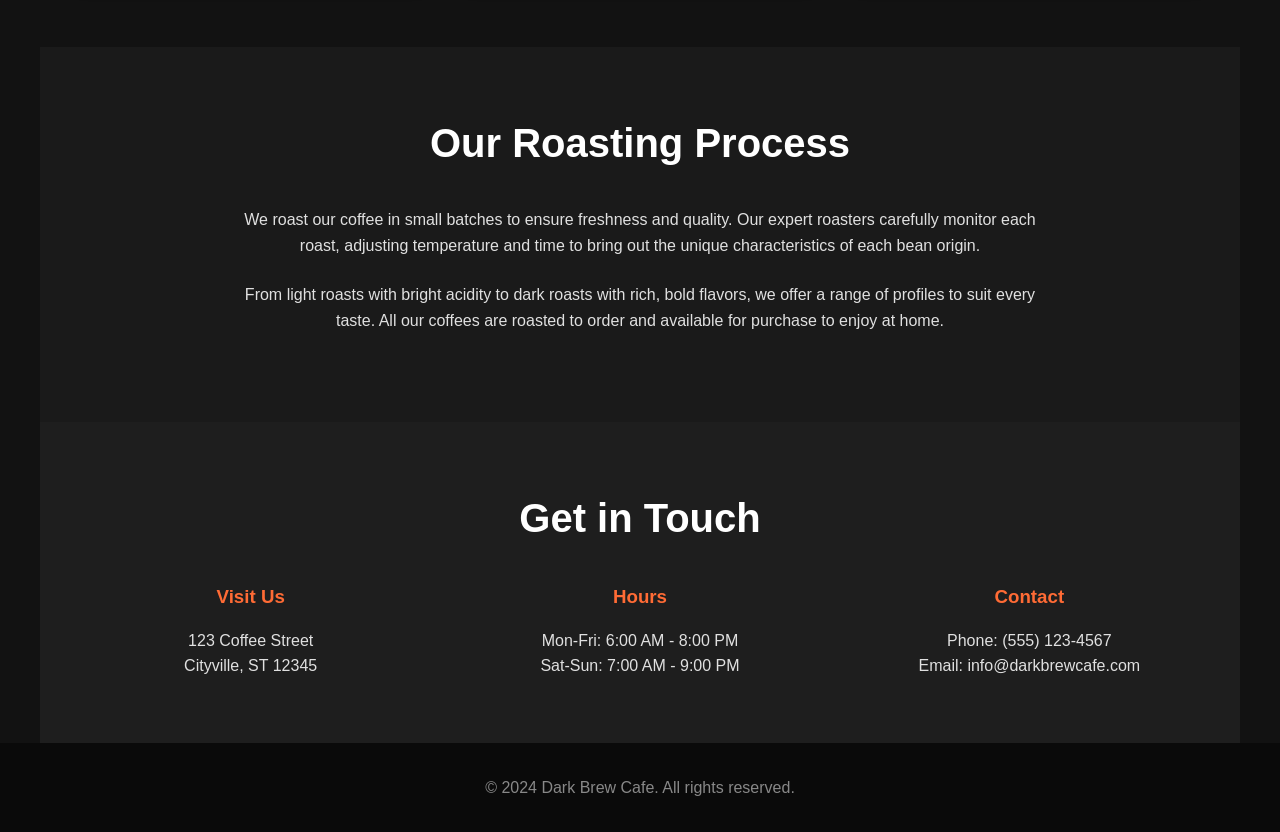
<file: cafe/about.html>
<!DOCTYPE html>
<html lang="en">
<head>
    <meta charset="UTF-8">
    <meta name="viewport" content="width=device-width, initial-scale=1.0">
    <title>About - Dark Brew Cafe</title>
    <link rel="stylesheet" href="styles.css">
    <link rel="icon" href="data:image/svg+xml,<svg xmlns='http://www.w3.org/2000/svg' viewBox='0 0 100 100'><text y='.9em' font-size='90'>☕</text></svg>">
</head>
<body>
    <header>
        <nav>
            <div class="logo">Dark Brew Cafe</div>
            <ul>
                <li><a href="index.html">Home</a></li>
                <li><a href="menu.html">Menu</a></li>
                <li><a href="about.html">About</a></li>
            </ul>
        </nav>
    </header>

    <section class="about-hero">
        <h1>About Dark Brew Cafe</h1>
        <p>Where passion meets perfection in every cup</p>
    </section>

    <section class="story">
        <h2>Our Story</h2>
        <p>Dark Brew Cafe was born from a simple idea: to create a space where coffee lovers could enjoy exceptional brews in a sophisticated yet welcoming environment. Founded in 2018 by coffee enthusiast Maria Rodriguez, our cafe quickly became a local favorite.</p>
        <p>We source our beans from sustainable farms around the world, ensuring each cup tells a story of quality and care. Our commitment to excellence extends beyond our drinks – we strive to create memorable experiences for every guest who walks through our doors.</p>
    </section>

    <section class="values">
        <h2>Our Values</h2>
        <div class="values-grid">
            <div class="value">
                <h3>Quality</h3>
                <p>We never compromise on the quality of our coffee beans, brewing methods, or service.</p>
            </div>
            <div class="value">
                <h3>Sustainability</h3>
                <p>From our sourcing practices to our reusable cups, we prioritize environmental responsibility.</p>
            </div>
            <div class="value">
                <h3>Community</h3>
                <p>We're proud to be a gathering place for our local community, fostering connections over great coffee.</p>
            </div>
            <div class="value">
                <h3>Innovation</h3>
                <p>We constantly explore new brewing techniques and flavor combinations to delight our customers.</p>
            </div>
        </div>
    </section>

    <section class="team">
        <h2>Meet Our Team</h2>
        <div class="team-grid">
            <div class="team-member">
                <h3>Maria Rodriguez</h3>
                <p class="role">Founder & Head Barista</p>
                <p>With over 15 years in the coffee industry, Maria's passion for perfect brews drives everything we do.</p>
            </div>
            <div class="team-member">
                <h3>Alex Chen</h3>
                <p class="role">Roaster & Quality Control</p>
                <p>Alex ensures our beans are roasted to perfection, bringing out the best flavors in every batch.</p>
            </div>
            <div class="team-member">
                <h3>Sarah Johnson</h3>
                <p class="role">Customer Experience Manager</p>
                <p>Sarah creates the warm, welcoming atmosphere that makes Dark Brew Cafe a home away from home.</p>
            </div>
        </div>
    </section>

    <section class="roasting">
        <h2>Our Roasting Process</h2>
        <p>We roast our coffee in small batches to ensure freshness and quality. Our expert roasters carefully monitor each roast, adjusting temperature and time to bring out the unique characteristics of each bean origin.</p>
        <p>From light roasts with bright acidity to dark roasts with rich, bold flavors, we offer a range of profiles to suit every taste. All our coffees are roasted to order and available for purchase to enjoy at home.</p>
    </section>

    <section class="contact-info">
        <h2>Get in Touch</h2>
        <div class="contact-details">
            <div class="contact-item">
                <h3>Visit Us</h3>
                <p>123 Coffee Street<br>Cityville, ST 12345</p>
            </div>
            <div class="contact-item">
                <h3>Hours</h3>
                <p>Mon-Fri: 6:00 AM - 8:00 PM<br>Sat-Sun: 7:00 AM - 9:00 PM</p>
            </div>
            <div class="contact-item">
                <h3>Contact</h3>
                <p>Phone: (555) 123-4567<br>Email: info@darkbrewcafe.com</p>
            </div>
        </div>
    </section>

    <footer>
        <p>&copy; 2024 Dark Brew Cafe. All rights reserved.</p>
    </footer>
</body>
</html>
</file>
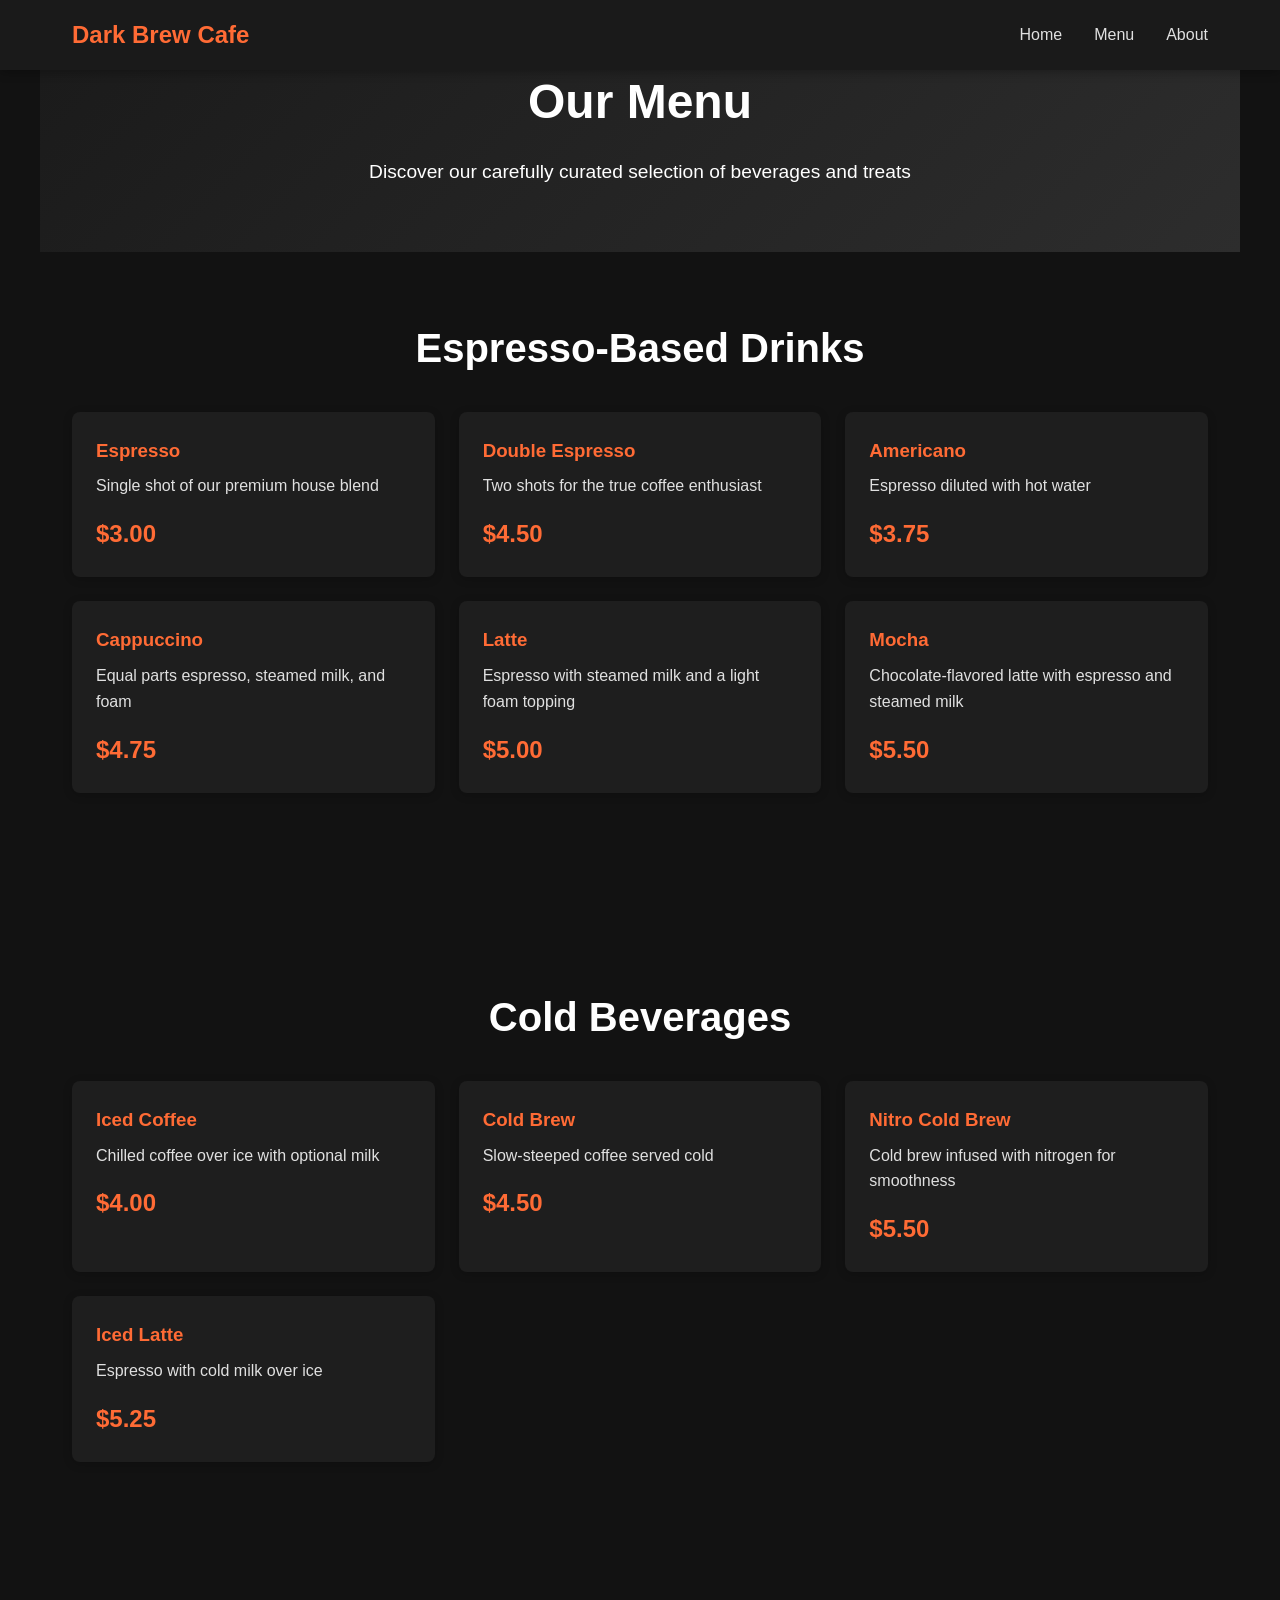
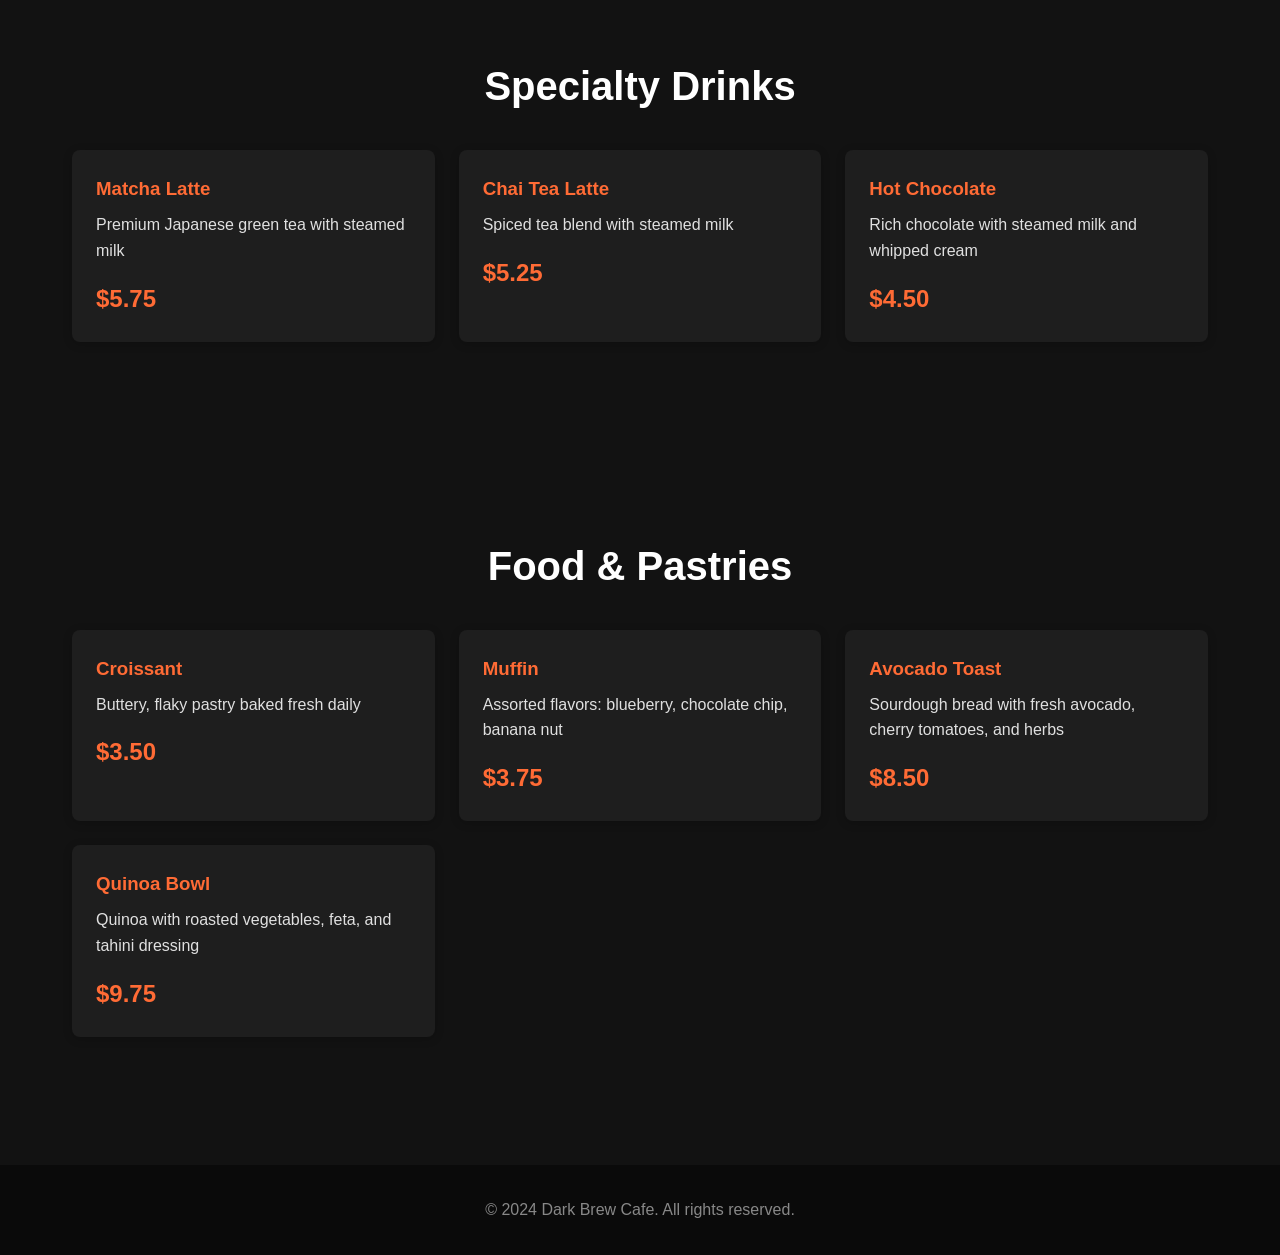
<file: cafe/menu.html>
<!DOCTYPE html>
<html lang="en">
<head>
    <meta charset="UTF-8">
    <meta name="viewport" content="width=device-width, initial-scale=1.0">
    <title>Menu - Dark Brew Cafe</title>
    <link rel="stylesheet" href="styles.css">
    <link rel="icon" href="data:image/svg+xml,<svg xmlns='http://www.w3.org/2000/svg' viewBox='0 0 100 100'><text y='.9em' font-size='90'>☕</text></svg>">
</head>
<body>
    <header>
        <nav>
            <div class="logo">Dark Brew Cafe</div>
            <ul>
                <li><a href="index.html">Home</a></li>
                <li><a href="menu.html">Menu</a></li>
                <li><a href="about.html">About</a></li>
            </ul>
        </nav>
    </header>

    <section class="menu-hero">
        <h1>Our Menu</h1>
        <p>Discover our carefully curated selection of beverages and treats</p>
    </section>

    <section class="menu-section">
        <h2>Espresso-Based Drinks</h2>
        <div class="menu-items">
            <div class="menu-item">
                <h3>Espresso</h3>
                <p>Single shot of our premium house blend</p>
                <span class="price">$3.00</span>
            </div>
            <div class="menu-item">
                <h3>Double Espresso</h3>
                <p>Two shots for the true coffee enthusiast</p>
                <span class="price">$4.50</span>
            </div>
            <div class="menu-item">
                <h3>Americano</h3>
                <p>Espresso diluted with hot water</p>
                <span class="price">$3.75</span>
            </div>
            <div class="menu-item">
                <h3>Cappuccino</h3>
                <p>Equal parts espresso, steamed milk, and foam</p>
                <span class="price">$4.75</span>
            </div>
            <div class="menu-item">
                <h3>Latte</h3>
                <p>Espresso with steamed milk and a light foam topping</p>
                <span class="price">$5.00</span>
            </div>
            <div class="menu-item">
                <h3>Mocha</h3>
                <p>Chocolate-flavored latte with espresso and steamed milk</p>
                <span class="price">$5.50</span>
            </div>
        </div>
    </section>

    <section class="menu-section">
        <h2>Cold Beverages</h2>
        <div class="menu-items">
            <div class="menu-item">
                <h3>Iced Coffee</h3>
                <p>Chilled coffee over ice with optional milk</p>
                <span class="price">$4.00</span>
            </div>
            <div class="menu-item">
                <h3>Cold Brew</h3>
                <p>Slow-steeped coffee served cold</p>
                <span class="price">$4.50</span>
            </div>
            <div class="menu-item">
                <h3>Nitro Cold Brew</h3>
                <p>Cold brew infused with nitrogen for smoothness</p>
                <span class="price">$5.50</span>
            </div>
            <div class="menu-item">
                <h3>Iced Latte</h3>
                <p>Espresso with cold milk over ice</p>
                <span class="price">$5.25</span>
            </div>
        </div>
    </section>

    <section class="menu-section">
        <h2>Specialty Drinks</h2>
        <div class="menu-items">
            <div class="menu-item">
                <h3>Matcha Latte</h3>
                <p>Premium Japanese green tea with steamed milk</p>
                <span class="price">$5.75</span>
            </div>
            <div class="menu-item">
                <h3>Chai Tea Latte</h3>
                <p>Spiced tea blend with steamed milk</p>
                <span class="price">$5.25</span>
            </div>
            <div class="menu-item">
                <h3>Hot Chocolate</h3>
                <p>Rich chocolate with steamed milk and whipped cream</p>
                <span class="price">$4.50</span>
            </div>
        </div>
    </section>

    <section class="menu-section">
        <h2>Food & Pastries</h2>
        <div class="menu-items">
            <div class="menu-item">
                <h3>Croissant</h3>
                <p>Buttery, flaky pastry baked fresh daily</p>
                <span class="price">$3.50</span>
            </div>
            <div class="menu-item">
                <h3>Muffin</h3>
                <p>Assorted flavors: blueberry, chocolate chip, banana nut</p>
                <span class="price">$3.75</span>
            </div>
            <div class="menu-item">
                <h3>Avocado Toast</h3>
                <p>Sourdough bread with fresh avocado, cherry tomatoes, and herbs</p>
                <span class="price">$8.50</span>
            </div>
            <div class="menu-item">
                <h3>Quinoa Bowl</h3>
                <p>Quinoa with roasted vegetables, feta, and tahini dressing</p>
                <span class="price">$9.75</span>
            </div>
        </div>
    </section>

    <footer>
        <p>&copy; 2024 Dark Brew Cafe. All rights reserved.</p>
    </footer>
</body>
</html>
</file>
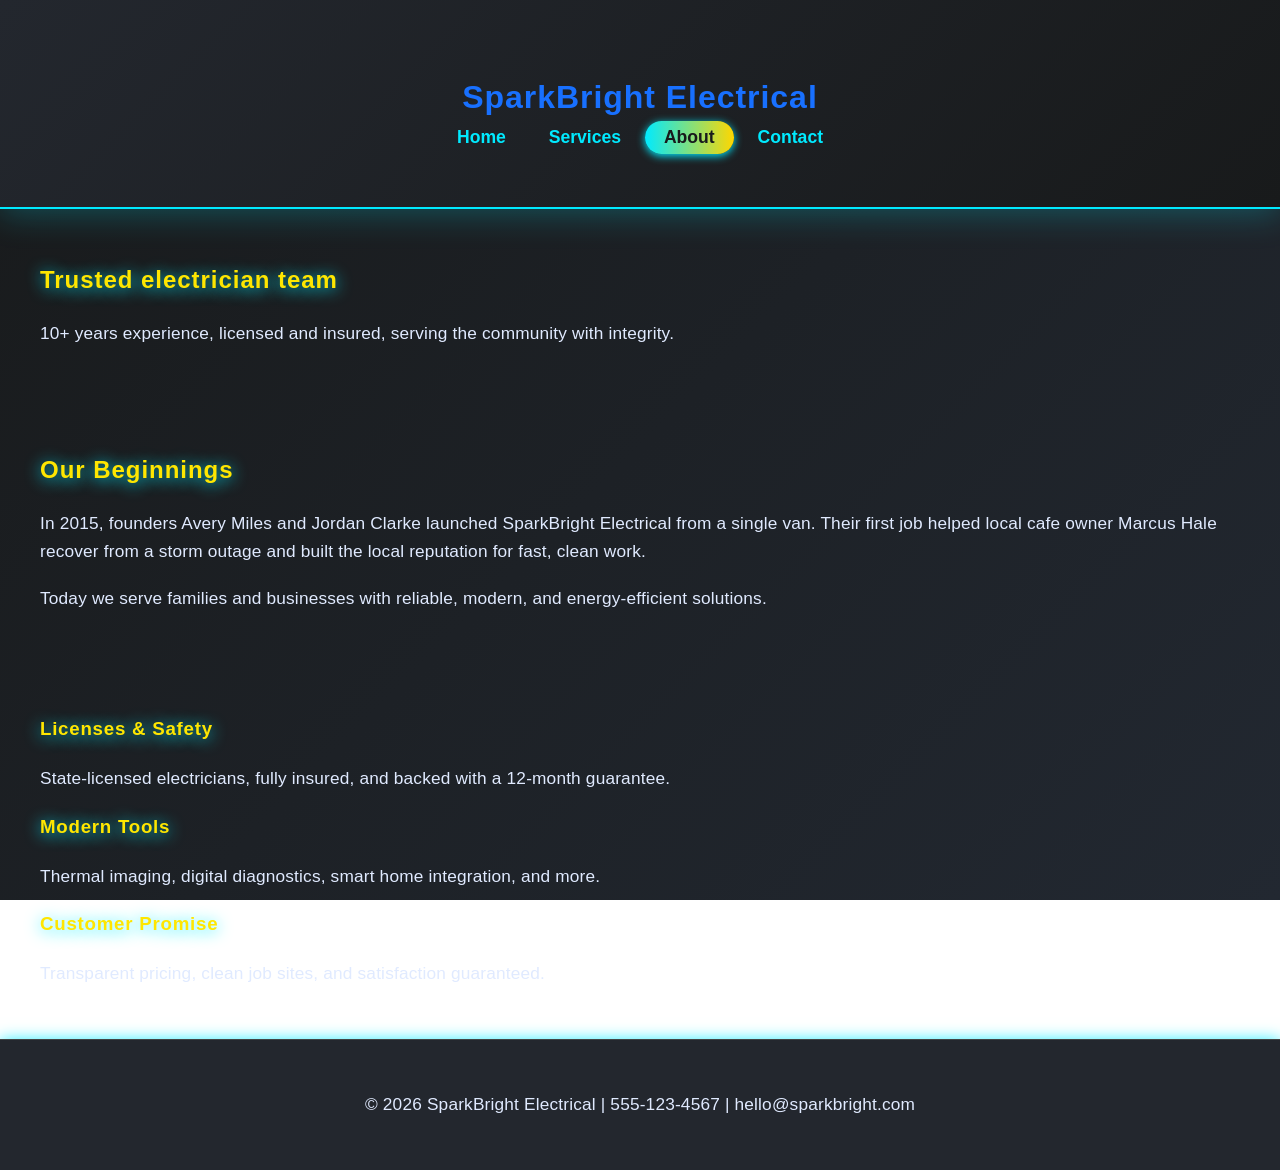
<file: electrician/about.html>
<!doctype html>
<html lang="en">
<head>
  <meta charset="UTF-8" />
  <meta name="viewport" content="width=device-width, initial-scale=1.0" />
  <title>SparkBright Electrical | About</title>
  <link rel="stylesheet" href="styles.css" />
</head>
<body>
  <header class="site-header">
    <div class="container header-inner">
      <span class="brand" style="color:#1870ff;font-size:2rem;font-weight:900;letter-spacing:0.03em;">SparkBright Electrical</span>
      <nav class="site-nav">
        <a href="index.html">Home</a>
        <a href="services.html">Services</a>
        <a href="about.html" class="active">About</a>
        <a href="contact.html">Contact</a>
      </nav>
    </div>
  </header>

  <section class="hero animate-fadeup">
    <div class="container">
      <h2>Trusted electrician team</h2>
      <p>10+ years experience, licensed and insured, serving the community with integrity.</p>
    </div>
  </section>

  <section class="container story animate-fadeup delay-1">
    <h2>Our Beginnings</h2>
    <p>In 2015, founders Avery Miles and Jordan Clarke launched SparkBright Electrical from a single van. Their first job helped local cafe owner Marcus Hale recover from a storm outage and built the local reputation for fast, clean work.</p>
    <p>Today we serve families and businesses with reliable, modern, and energy-efficient solutions.</p>
  </section>

  <section class="container grid-section animate-fadeup delay-2">
    <article>
      <h3>Licenses & Safety</h3>
      <p>State-licensed electricians, fully insured, and backed with a 12-month guarantee.</p>
    </article>
    <article>
      <h3>Modern Tools</h3>
      <p>Thermal imaging, digital diagnostics, smart home integration, and more.</p>
    </article>
    <article>
      <h3>Customer Promise</h3>
      <p>Transparent pricing, clean job sites, and satisfaction guaranteed.</p>
    </article>
  </section>

  <footer class="site-footer">
    <div class="container">
      <p>&copy; 2026 SparkBright Electrical | 555-123-4567 | hello@sparkbright.com</p>
    </div>
  </footer>
</body>
</html>
</file>
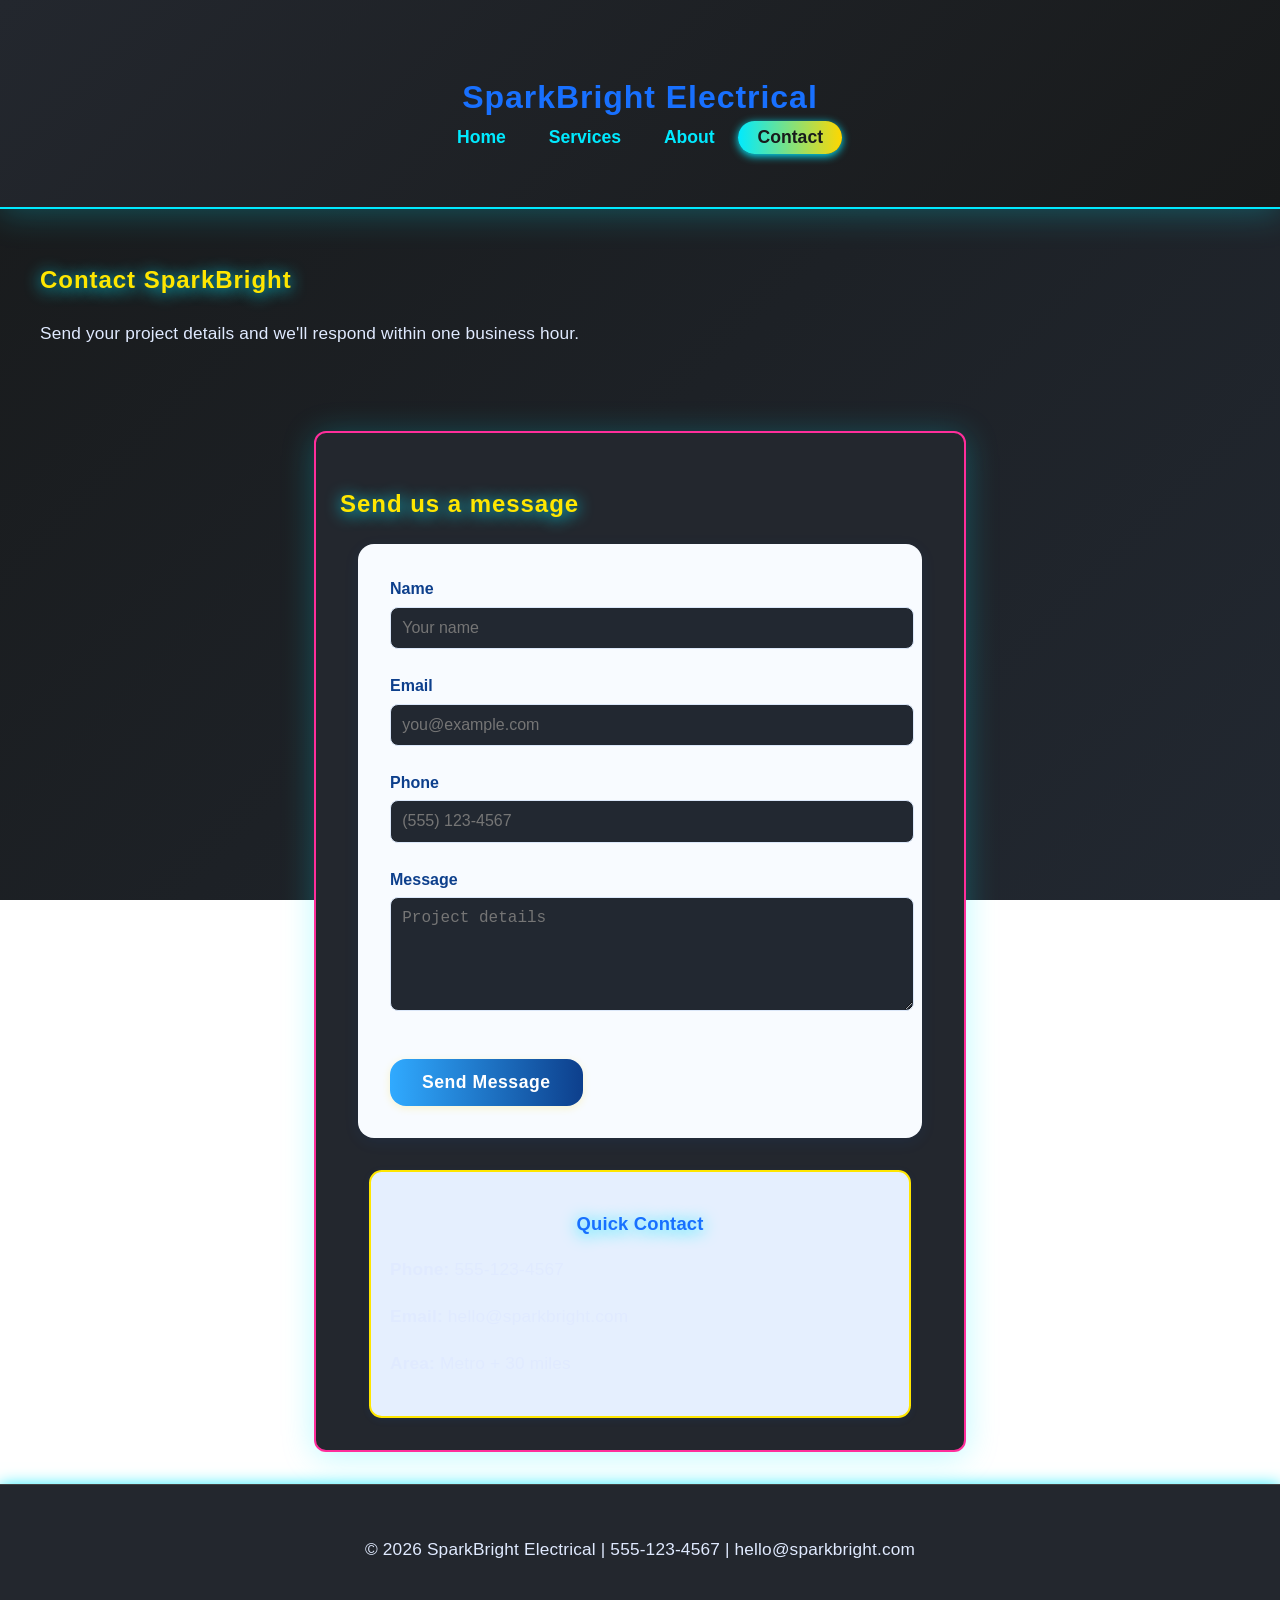
<file: electrician/contact.html>
<!doctype html>
<html lang="en">
<head>
  <meta charset="UTF-8" />
  <meta name="viewport" content="width=device-width, initial-scale=1.0" />
  <title>SparkBright Electrical | Contact</title>
  <link rel="stylesheet" href="styles.css" />
</head>
<body>
  <header class="site-header">
    <div class="container header-inner">
      <span class="brand" style="color:#1870ff;font-size:2rem;font-weight:900;letter-spacing:0.03em;">SparkBright Electrical</span>
      <nav class="site-nav">
        <a href="index.html">Home</a>
        <a href="services.html">Services</a>
        <a href="about.html">About</a>
        <a href="contact.html" class="active">Contact</a>
      </nav>
    </div>
  </header>

  <section class="hero animate-fadeup">
    <div class="container">
      <h2>Contact SparkBright</h2>
      <p>Send your project details and we'll respond within one business hour.</p>
    </div>
  </section>

  <section class="container contact-card animate-fadeup delay-1">
    <h2>Send us a message</h2>
    <form action="https://formspree.io/f/moqprzln" method="POST" class="contact-form" style="background:#f8fbff;padding:2rem;border-radius:1rem;box-shadow:0 4px 16px rgba(24,112,255,0.08);max-width:500px;margin:0 auto 2rem auto;">
      <label style="font-weight:600;color:#0d3f8c;">Name
        <input type="text" name="name" required placeholder="Your name" style="width:100%;padding:0.7rem;margin-top:0.3rem;border-radius:0.5rem;border:1px solid #dbe7f9;" />
      </label>
      <label style="font-weight:600;color:#0d3f8c;">Email
        <input type="email" name="email" required placeholder="you@example.com" style="width:100%;padding:0.7rem;margin-top:0.3rem;border-radius:0.5rem;border:1px solid #dbe7f9;" />
      </label>
      <label style="font-weight:600;color:#0d3f8c;">Phone
        <input type="tel" name="phone" placeholder="(555) 123-4567" style="width:100%;padding:0.7rem;margin-top:0.3rem;border-radius:0.5rem;border:1px solid #dbe7f9;" />
      </label>
      <label style="font-weight:600;color:#0d3f8c;">Message
        <textarea name="message" rows="5" required placeholder="Project details" style="width:100%;padding:0.7rem;margin-top:0.3rem;border-radius:0.5rem;border:1px solid #dbe7f9;"></textarea>
      </label>
      <button type="submit" class="fancy-btn" style="margin-top:1rem;background:linear-gradient(90deg,#30aaff 0%,#0d3f8c 100%);color:#fff;">Send Message</button>
    </form>
    <div class="quick-info" style="background:#e5effe;padding:1.2rem;border-radius:0.8rem;box-shadow:0 2px 8px rgba(24,112,255,0.08);max-width:500px;margin:0 auto;">
      <h3 style="color:#1870ff;font-weight:700;">Quick Contact</h3>
      <p><strong>Phone:</strong> 555-123-4567</p>
      <p><strong>Email:</strong> hello@sparkbright.com</p>
      <p><strong>Area:</strong> Metro + 30 miles</p>
    </div>
  </section>

  <footer class="site-footer">
    <div class="container">
      <p>&copy; 2026 SparkBright Electrical | 555-123-4567 | hello@sparkbright.com</p>
    </div>
  </footer>
</body>
</html>
</file>
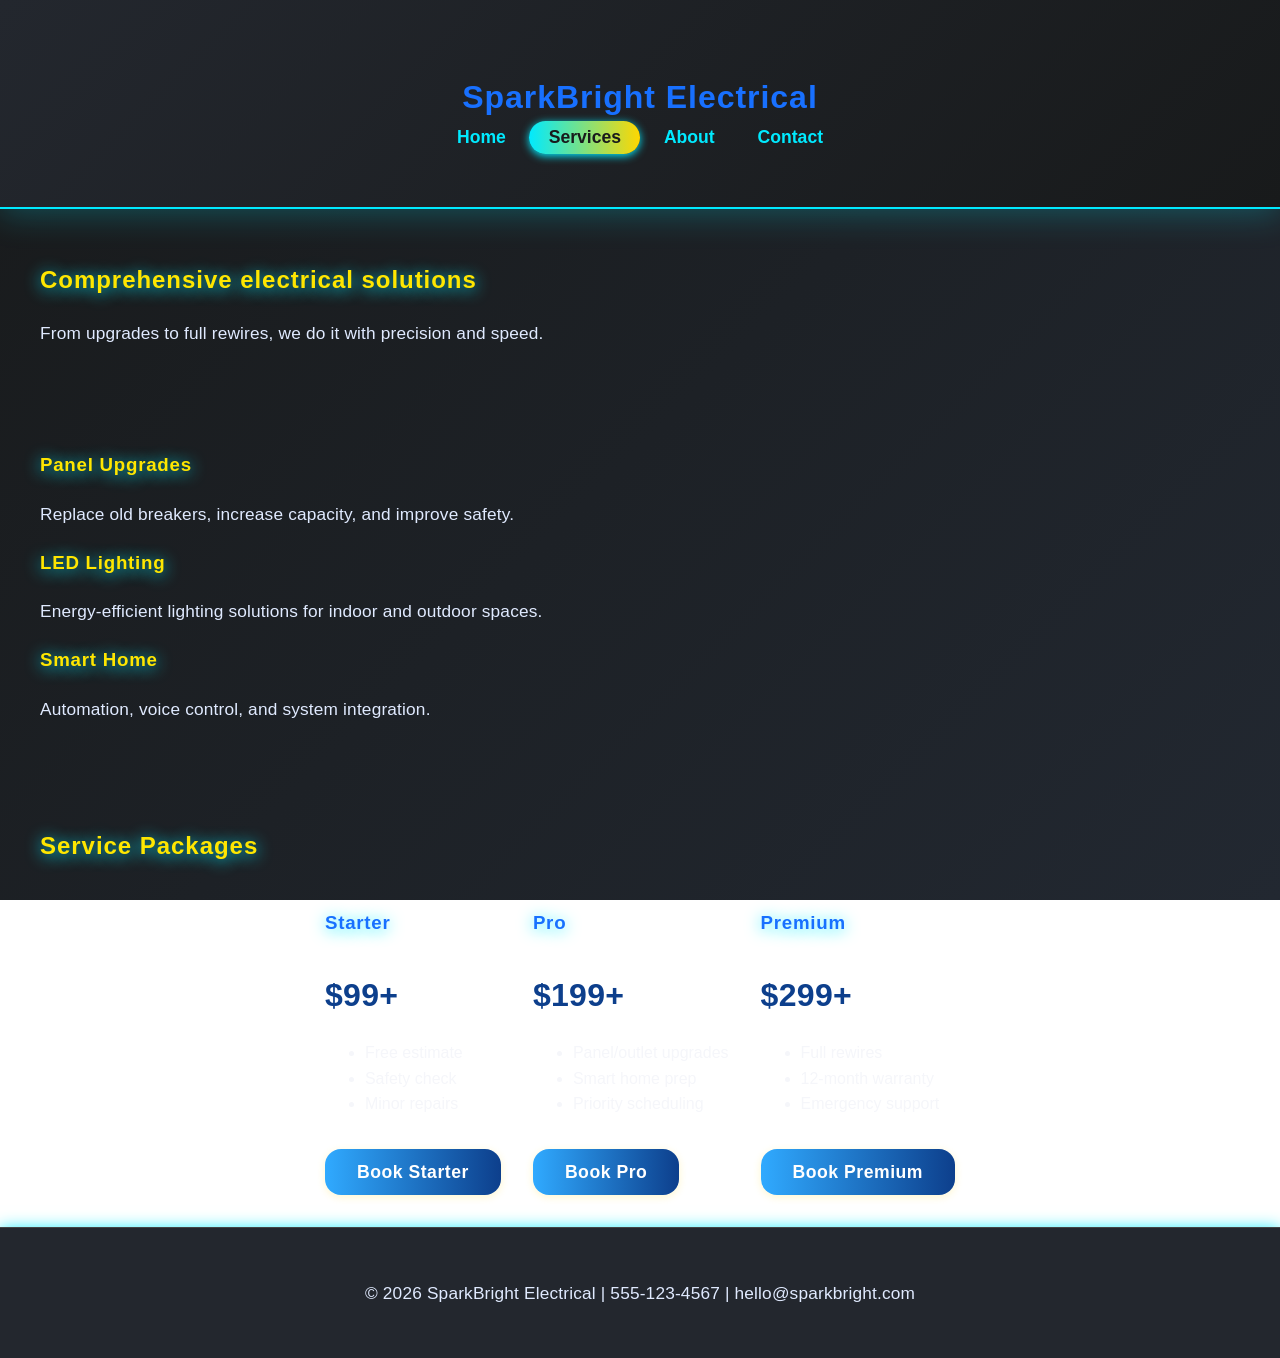
<file: electrician/services.html>
<!doctype html>
<html lang="en">
<head>
  <meta charset="UTF-8" />
  <meta name="viewport" content="width=device-width, initial-scale=1.0" />
  <title>SparkBright Electrical | Services</title>
  <link rel="stylesheet" href="styles.css" />
</head>
<body>
  <header class="site-header">
    <div class="container header-inner">
      <span class="brand" style="color:#1870ff;font-size:2rem;font-weight:900;letter-spacing:0.03em;">SparkBright Electrical</span>
      <nav class="site-nav">
        <a href="index.html">Home</a>
        <a href="services.html" class="active">Services</a>
        <a href="about.html">About</a>
        <a href="contact.html">Contact</a>
      </nav>
    </div>
  </header>

  <section class="hero animate-fadeup">
    <div class="container">
      <h2>Comprehensive electrical solutions</h2>
      <p>From upgrades to full rewires, we do it with precision and speed.</p>
    </div>
  </section>

  <section class="container grid-section animate-fadeup delay-1">
    <article>
      <h3>Panel Upgrades</h3>
      <p>Replace old breakers, increase capacity, and improve safety.</p>
    </article>
    <article>
      <h3>LED Lighting</h3>
      <p>Energy-efficient lighting solutions for indoor and outdoor spaces.</p>
    </article>
    <article>
      <h3>Smart Home</h3>
      <p>Automation, voice control, and system integration.</p>
    </article>
  </section>

  <section class="container pricing animate-fadeup delay-2">
    <h2>Service Packages</h2>
    <div class="pricing-grid">
      <div class="price-card">
        <h3 style="color:#1870ff;font-weight:700;">Starter</h3>
        <p class="price" style="font-size:2rem;color:#0d3f8c;font-weight:900;">$99+</p>
        <ul style="margin-bottom:1rem;">
          <li>Free estimate</li>
          <li>Safety check</li>
          <li>Minor repairs</li>
        </ul>
        <button class="fancy-btn" style="background:linear-gradient(90deg,#30aaff 0%,#0d3f8c 100%);color:#fff;">Book Starter</button>
      </div>
      <div class="price-card featured">
        <h3 style="color:#1870ff;font-weight:700;">Pro</h3>
        <p class="price" style="font-size:2rem;color:#0d3f8c;font-weight:900;">$199+</p>
        <ul style="margin-bottom:1rem;">
          <li>Panel/outlet upgrades</li>
          <li>Smart home prep</li>
          <li>Priority scheduling</li>
        </ul>
        <button class="fancy-btn" style="background:linear-gradient(90deg,#30aaff 0%,#0d3f8c 100%);color:#fff;">Book Pro</button>
      </div>
      <div class="price-card">
        <h3 style="color:#1870ff;font-weight:700;">Premium</h3>
        <p class="price" style="font-size:2rem;color:#0d3f8c;font-weight:900;">$299+</p>
        <ul style="margin-bottom:1rem;">
          <li>Full rewires</li>
          <li>12-month warranty</li>
          <li>Emergency support</li>
        </ul>
        <button class="fancy-btn" style="background:linear-gradient(90deg,#30aaff 0%,#0d3f8c 100%);color:#fff;">Book Premium</button>
      </div>
    </div>
  </section>

  <footer class="site-footer">
    <div class="container">
      <p>&copy; 2026 SparkBright Electrical | 555-123-4567 | hello@sparkbright.com</p>
    </div>
  </footer>
</body>
</html>
</file>
<file: cafe/styles.css>
/* Dark Brew Cafe - Sleek Dark Design */

* {
    margin: 0;
    padding: 0;
    box-sizing: border-box;
}

body {
    font-family: 'Segoe UI', Tahoma, Geneva, Verdana, sans-serif;
    line-height: 1.6;
    color: #e0e0e0;
    background-color: #121212;
}

header {
    background-color: #1a1a1a;
    position: fixed;
    width: 100%;
    top: 0;
    z-index: 1000;
    box-shadow: 0 2px 10px rgba(0, 0, 0, 0.3);
}

nav {
    display: flex;
    justify-content: space-between;
    align-items: center;
    padding: 1rem 2rem;
    max-width: 1200px;
    margin: 0 auto;
}

.logo {
    font-size: 1.5rem;
    font-weight: bold;
    color: #ff6b35;
}

nav ul {
    display: flex;
    list-style: none;
}

nav ul li {
    margin-left: 2rem;
}

nav ul li a {
    color: #e0e0e0;
    text-decoration: none;
    transition: color 0.3s;
}

nav ul li a:hover {
    color: #ff6b35;
}

.hero {
    background: linear-gradient(135deg, #1a1a1a 0%, #2d2d2d 100%);
    height: 100vh;
    display: flex;
    align-items: center;
    justify-content: center;
    text-align: center;
    padding: 0 2rem;
    margin-top: 0;
}

.hero-content h1 {
    font-size: 3rem;
    margin-bottom: 1rem;
    color: #ffffff;
}

.hero-content p {
    font-size: 1.2rem;
    margin-bottom: 2rem;
    max-width: 600px;
    margin-left: auto;
    margin-right: auto;
}

.btn {
    display: inline-block;
    background-color: #ff6b35;
    color: #ffffff;
    padding: 0.75rem 1.5rem;
    text-decoration: none;
    border-radius: 5px;
    transition: background-color 0.3s;
}

.btn:hover {
    background-color: #e55a2b;
}

section {
    padding: 4rem 2rem;
    max-width: 1200px;
    margin: 0 auto;
}

h2 {
    font-size: 2.5rem;
    margin-bottom: 2rem;
    text-align: center;
    color: #ffffff;
}

.featured .drinks-grid {
    display: grid;
    grid-template-columns: repeat(auto-fit, minmax(300px, 1fr));
    gap: 2rem;
}

.drink-card {
    background-color: #1e1e1e;
    padding: 2rem;
    border-radius: 10px;
    box-shadow: 0 4px 15px rgba(0, 0, 0, 0.2);
    transition: transform 0.3s;
}

.drink-card:hover {
    transform: translateY(-5px);
}

.drink-card h3 {
    color: #ff6b35;
    margin-bottom: 1rem;
}

.drink-card p {
    margin-bottom: 1rem;
}

.price {
    font-size: 1.5rem;
    font-weight: bold;
    color: #ff6b35;
}

.about-preview {
    background-color: #1a1a1a;
    text-align: center;
}

.about-content p {
    max-width: 800px;
    margin: 0 auto 2rem;
}

.location {
    background-color: #1e1e1e;
}

.location-info {
    display: grid;
    grid-template-columns: repeat(auto-fit, minmax(250px, 1fr));
    gap: 2rem;
    text-align: center;
}

.location-info h3 {
    color: #ff6b35;
    margin-bottom: 1rem;
}

.menu-hero {
    background: linear-gradient(135deg, #1a1a1a 0%, #2d2d2d 100%);
    padding: 4rem 2rem;
    text-align: center;
    color: #ffffff;
}

.menu-hero h1 {
    font-size: 3rem;
    margin-bottom: 1rem;
}

.menu-hero p {
    font-size: 1.2rem;
}

.menu-section {
    margin-bottom: 4rem;
}

.menu-section h2 {
    color: #ffffff;
    margin-bottom: 2rem;
}

.menu-items {
    display: grid;
    grid-template-columns: repeat(auto-fit, minmax(300px, 1fr));
    gap: 1.5rem;
}

.menu-item {
    background-color: #1e1e1e;
    padding: 1.5rem;
    border-radius: 8px;
    box-shadow: 0 2px 10px rgba(0, 0, 0, 0.2);
}

.menu-item h3 {
    color: #ff6b35;
    margin-bottom: 0.5rem;
}

.menu-item p {
    margin-bottom: 1rem;
}

.about-hero {
    background: linear-gradient(135deg, #1a1a1a 0%, #2d2d2d 100%);
    padding: 4rem 2rem;
    text-align: center;
    color: #ffffff;
}

.about-hero h1 {
    font-size: 3rem;
    margin-bottom: 1rem;
}

.about-hero p {
    font-size: 1.2rem;
}

.story {
    text-align: center;
    margin-bottom: 4rem;
}

.story p {
    max-width: 800px;
    margin: 0 auto 1.5rem;
}

.values-grid {
    display: grid;
    grid-template-columns: repeat(auto-fit, minmax(250px, 1fr));
    gap: 2rem;
}

.value {
    background-color: #1e1e1e;
    padding: 2rem;
    border-radius: 10px;
    text-align: center;
    box-shadow: 0 4px 15px rgba(0, 0, 0, 0.2);
}

.value h3 {
    color: #ff6b35;
    margin-bottom: 1rem;
}

.team-grid {
    display: grid;
    grid-template-columns: repeat(auto-fit, minmax(300px, 1fr));
    gap: 2rem;
}

.team-member {
    background-color: #1e1e1e;
    padding: 2rem;
    border-radius: 10px;
    text-align: center;
    box-shadow: 0 4px 15px rgba(0, 0, 0, 0.2);
}

.team-member h3 {
    color: #ff6b35;
    margin-bottom: 0.5rem;
}

.role {
    color: #b0b0b0;
    font-style: italic;
    margin-bottom: 1rem;
}

.roasting {
    background-color: #1a1a1a;
    text-align: center;
    padding: 4rem 2rem;
}

.roasting p {
    max-width: 800px;
    margin: 0 auto 1.5rem;
}

.contact-info {
    background-color: #1e1e1e;
}

.contact-details {
    display: grid;
    grid-template-columns: repeat(auto-fit, minmax(250px, 1fr));
    gap: 2rem;
    text-align: center;
}

.contact-item h3 {
    color: #ff6b35;
    margin-bottom: 1rem;
}

footer {
    background-color: #0a0a0a;
    text-align: center;
    padding: 2rem;
    color: #888;
}

/* Responsive Design */
@media (max-width: 768px) {
    nav {
        flex-direction: column;
        padding: 1rem;
    }

    nav ul {
        margin-top: 1rem;
    }

    nav ul li {
        margin-left: 1rem;
        margin-right: 1rem;
    }

    .hero-content h1 {
        font-size: 2rem;
    }

    .menu-hero h1,
    .about-hero h1 {
        font-size: 2rem;
    }

    h2 {
        font-size: 2rem;
    }

    section {
        padding: 2rem 1rem;
    }
}
</file>
<file: electrician/styles.css>
﻿/* SparkBright Electrical - Clean Modern CSS Inspired by jp-electrical.uk */

:root {
  --primary-bg: #181a1b;
  --card-bg: #23272e;
  --accent: #ffd700;
  --accent-dark: #bfa100;
  --text-main: #f5f6fa;
  --text-muted: #bfc2c7;
  --heading: #ffd700;
  --button-bg: #ffd700;
  --button-text: #181a1b;
  --shadow: 0 2px 16px #181a1b99;
}

body {
  background: var(--primary-bg);
  color: var(--text-main);
  font-family: 'Segoe UI', 'Roboto', Arial, sans-serif;
  margin: 0;
  line-height: 1.6;
}

.site-header {
  background: var(--card-bg);
  color: var(--heading);
  padding: 2rem 0 1rem 0;
  text-align: center;
  box-shadow: var(--shadow);
}

.site-nav a {
  color: var(--accent);
  font-weight: 600;
  font-size: 1.1rem;
  text-decoration: none;
  padding: 0.4rem 1.2rem;
  border-radius: 1.2rem;
  transition: background 0.2s, color 0.2s;
}
.site-nav a:hover, .site-nav a.active {
  color: var(--button-text);
  background: var(--button-bg);
}

h1, h2, h3 {
  color: var(--heading);
  font-weight: 700;
  letter-spacing: 0.02em;
  margin-bottom: 1.2rem;
}

h2.section-title {
  font-size: 2rem;
  margin-bottom: 2rem;
  text-align: center;
  position: relative;
}
/* SparkBright Electrical - Bold Neon Glassmorphism Theme */

:root {
  --bg-gradient: linear-gradient(135deg, #1a1a2e 0%, #0f3460 100%);
  --glass-bg: rgba(34, 40, 49, 0.85);
  --glass-blur: 18px;
  --neon-blue: #00eaff;
  --neon-pink: #ff2e9b;
  --neon-yellow: #ffe600;
  --neon-green: #39ff14;
  --text-main: #f5f6fa;
  --text-muted: #bfc2c7;
  --heading: #ffe600;
  --button-bg: linear-gradient(90deg, #00eaff 0%, #ff2e9b 100%);
  --button-text: #181a1b;
  --shadow: 0 4px 32px #00eaff44;
}

body {
  background: var(--bg-gradient);
  color: var(--text-main);
  font-family: 'Montserrat', 'Segoe UI', Arial, sans-serif;
  margin: 0;
  line-height: 1.7;
}

.site-header {
  background: var(--glass-bg);
  color: var(--heading);
  padding: 2.5rem 0 1.5rem 0;
  text-align: center;
  box-shadow: var(--shadow);
  backdrop-filter: blur(var(--glass-blur));
  border-bottom: 2px solid var(--neon-blue);
}

.site-nav a {
  color: var(--neon-blue);
  font-weight: 700;
  font-size: 1.15rem;
  text-decoration: none;
  padding: 0.5rem 1.5rem;
  border-radius: 1.5rem;
  transition: background 0.2s, color 0.2s;
  background: transparent;
}
.site-nav a:hover, .site-nav a.active {
  color: var(--neon-pink);
  background: var(--glass-bg);
  box-shadow: 0 0 12px var(--neon-pink);
}

h1, h2, h3 {
  color: var(--heading);
  font-weight: 800;
  letter-spacing: 0.04em;
  margin-bottom: 1.3rem;
  text-shadow: 0 2px 16px var(--neon-blue);
}

h2.section-title {
  font-size: 2.3rem;
  margin-bottom: 2.2rem;
  text-align: center;
  position: relative;
  color: var(--neon-pink);
  text-shadow: 0 2px 16px var(--neon-yellow);
}
h2.section-title::after {
  content: '';
  display: block;
  margin: 0.8rem auto 0 auto;
  width: 60px;
  height: 4px;
  background: linear-gradient(90deg, var(--neon-blue), var(--neon-yellow), var(--neon-pink));
  border-radius: 2px;
  box-shadow: 0 0 12px var(--neon-blue);
}

.hero-title {
  font-size: 2.5rem;
  font-weight: 900;
  color: var(--neon-yellow);
  text-align: center;
  margin-bottom: 1rem;
  text-shadow: 0 2px 16px var(--neon-blue);
}
.hero-sub {
  font-size: 1.25rem;
  color: var(--neon-blue);
  text-align: center;
  margin-bottom: 2.2rem;
  max-width: 700px;
  margin-left: auto;
  margin-right: auto;
  background: var(--glass-bg);
  border-radius: 12px;
  padding: 1rem 2rem;
  box-shadow: 0 2px 16px var(--neon-blue);
}

.container {
  width: 100%;
  max-width: 1200px;
  margin: 0 auto;
  padding: 2.5rem 1rem;
}

.services-balanced {
  display: flex;
  flex-wrap: wrap;
  justify-content: center;
  gap: 2.5rem;
  padding: 2.5rem 0;
  background: var(--glass-bg);
  border-radius: 24px;
  box-shadow: var(--shadow);
  backdrop-filter: blur(var(--glass-blur));
}

.service-card-balanced {
  background: var(--glass-bg);
  border-radius: 18px;
  box-shadow: 0 4px 32px var(--neon-blue);
  padding: 2.2rem 1.7rem;
  width: 360px;
  display: flex;
  flex-direction: column;
  align-items: center;
  margin-bottom: 1.2rem;
  transition: transform 0.3s, box-shadow 0.3s;
  backdrop-filter: blur(var(--glass-blur));
  border: 2px solid var(--neon-pink);
}
.service-card-balanced:hover {
  transform: scale(1.06);
  box-shadow: 0 0 32px var(--neon-green), 0 0 16px var(--neon-pink);
  border-color: var(--neon-yellow);
}
.service-card-balanced img {
  width: 240px;
  height: 240px;
  object-fit: cover;
  border-radius: 14px;
  margin-bottom: 1.3rem;
  box-shadow: 0 2px 24px var(--neon-blue);
  border: 2px solid var(--neon-yellow);
}
.service-card-balanced h3 {
  font-size: 1.25rem;
  color: var(--neon-pink);
  margin-bottom: 0.8rem;
  text-shadow: 0 2px 8px var(--neon-yellow);
}
.service-card-balanced p {
  color: var(--text-main);
  font-size: 1.13rem;
  margin-bottom: 1.2rem;
  line-height: 1.7;
  background: var(--glass-bg);
  border-radius: 8px;
  padding: 0.7rem 1rem;
  box-shadow: 0 2px 8px var(--neon-blue);
}

.pricing-grid {
  display: flex;
  flex-wrap: wrap;
  gap: 2.5rem;
  justify-content: center;
  margin-top: 2rem;
}
.pricing-card {
  background: var(--glass-bg);
  border-radius: 18px;
  box-shadow: 0 4px 32px var(--neon-pink);
  padding: 2.2rem 1.7rem;
  width: 360px;
  color: var(--text-main);
  margin-bottom: 1.2rem;
  transition: box-shadow 0.3s, transform 0.3s;
  border: 2px solid var(--neon-blue);
  backdrop-filter: blur(var(--glass-blur));
}
.pricing-card:hover {
  box-shadow: 0 0 32px var(--neon-yellow), 0 0 16px var(--neon-green);
  transform: scale(1.06);
  border-color: var(--neon-pink);
}
.pricing-card h3 {
  font-size: 1.25rem;
  color: var(--neon-yellow);
  margin-bottom: 0.8rem;
  text-shadow: 0 2px 8px var(--neon-blue);
}
.pricing-card .price {
  font-size: 2.2rem;
  font-weight: 900;
  color: var(--neon-green);
  margin-bottom: 1.2rem;
  text-shadow: 0 2px 8px var(--neon-yellow);
}
.pricing-card ul {
  list-style: none;
  padding: 0;
  margin: 0 0 1.2rem 0;
}
.pricing-card li {
  margin-bottom: 0.5rem;
  font-size: 1.13rem;
  color: var(--neon-blue);
}

.glow-btn, .fancy-btn {
  background: var(--button-bg);
  color: var(--button-text);
  border: none;
  border-radius: 18px;
  padding: 1rem 2.2rem;
  font-size: 1.18rem;
  font-weight: bold;
  box-shadow: 0 2px 16px var(--neon-pink);
  cursor: pointer;
  transition: box-shadow 0.3s, background 0.3s;
  margin-top: 1.2rem;
  letter-spacing: 0.03em;
}
.glow-btn:hover, .fancy-btn:hover {
  background: linear-gradient(90deg, var(--neon-pink), var(--neon-blue));
  color: var(--neon-yellow);
  box-shadow: 0 0 32px var(--neon-yellow);
}

.contact-card {
  background: var(--glass-bg);
  border-radius: 18px;
  box-shadow: 0 4px 32px var(--neon-blue);
  padding: 2.2rem 1.7rem;
  max-width: 600px;
  margin: 2.5rem auto;
  backdrop-filter: blur(var(--glass-blur));
  border: 2px solid var(--neon-pink);
}
.contact-form label {
  color: var(--neon-yellow);
  font-weight: 700;
  margin-bottom: 0.6rem;
  display: block;
}
.contact-form input,
.contact-form textarea {
  width: 100%;
  padding: 0.8rem;
  margin-top: 0.4rem;
  border-radius: 0.7rem;
  border: 1px solid var(--neon-blue);
  background: #222831;
  color: var(--text-main);
  font-size: 1.08rem;
  margin-bottom: 1.2rem;
}
.contact-form button {
  background: var(--button-bg);
  color: var(--button-text);
  border: none;
  border-radius: 18px;
  padding: 1rem 2.2rem;
  font-size: 1.18rem;
  font-weight: bold;
  box-shadow: 0 2px 16px var(--neon-pink);
  cursor: pointer;
  transition: box-shadow 0.3s, background 0.3s;
}
.contact-form button:hover {
  background: linear-gradient(90deg, var(--neon-pink), var(--neon-blue));
  color: var(--neon-yellow);
  box-shadow: 0 0 32px var(--neon-yellow);
}
.quick-info {
  background: var(--glass-bg);
  padding: 1.5rem;
  border-radius: 1.2rem;
  box-shadow: 0 2px 16px var(--neon-blue);
  color: var(--text-main);
  margin-top: 2rem;
  backdrop-filter: blur(var(--glass-blur));
  border: 2px solid var(--neon-yellow);
}
.quick-info h3 {
  color: var(--neon-pink);
  font-size: 1.18rem;
  font-weight: 700;
  margin-bottom: 0.8rem;
}
.quick-info p {
  color: var(--neon-blue);
  font-size: 1.13rem;
  margin-bottom: 0.6rem;
}
.site-footer {
  text-align: center;
  font-size: 1.08rem;
  padding: 1.5rem 0;
  background: var(--glass-bg);
  color: var(--neon-yellow);
  border-top: 2px solid var(--neon-blue);
  box-shadow: 0 2px 16px var(--neon-blue);
  backdrop-filter: blur(var(--glass-blur));
}
.site-footer p {
  margin: 0;
}
@media (max-width: 900px) {
  .container {
    padding: 1.2rem 0.5rem;
  }
  .services-balanced, .pricing-grid {
    flex-direction: column;
    align-items: center;
    gap: 1.5rem;
  }
  .service-card-balanced, .pricing-card {
    width: 98%;
    min-width: 220px;
  }
  .service-card-balanced img {
    width: 90vw;
    max-width: 320px;
    height: auto;
  }
}

h2.section-title::after {
  content: '';
  display: block;
  margin: 0.7rem auto 0 auto;
  width: 48px;
  height: 3px;
  background: var(--accent);
  border-radius: 2px;
}

.hero-title {
  font-size: 2.2rem;
  font-weight: 700;
  color: var(--heading);
  text-align: center;
  margin-bottom: 0.8rem;
}
.hero-sub {
  font-size: 1.15rem;
  color: var(--text-muted);
  text-align: center;
  margin-bottom: 2rem;
  max-width: 700px;
  margin-left: auto;
  margin-right: auto;
}

.container {
  width: 100%;
  max-width: 1200px;
  margin: 0 auto;
  padding: 2rem 1rem;
}

.services-balanced {
  display: flex;
  flex-wrap: wrap;
  justify-content: center;
  gap: 2rem;
  padding: 2rem 0;
  background: var(--card-bg);
  border-radius: 16px;
  box-shadow: var(--shadow);
}

.service-card-balanced {
  background: var(--card-bg);
  border-radius: 12px;
  box-shadow: var(--shadow);
  padding: 2rem 1.5rem;
  width: 340px;
  display: flex;
  flex-direction: column;
  align-items: center;
  margin-bottom: 1rem;
  transition: transform 0.3s, box-shadow 0.3s;
}
.service-card-balanced:hover {
  transform: scale(1.04);
  box-shadow: 0 4px 24px var(--accent-dark);
}
.service-card-balanced img {
  width: 220px;
  height: 220px;
  object-fit: cover;
  border-radius: 10px;
  margin-bottom: 1.2rem;
  box-shadow: 0 2px 16px #181a1b99;
}
.service-card-balanced h3 {
  font-size: 1.15rem;
  color: var(--heading);
  margin-bottom: 0.7rem;
}
.service-card-balanced p {
  color: var(--text-main);
  font-size: 1.08rem;
  margin-bottom: 1.2rem;
  line-height: 1.6;
}

.pricing-grid {
  display: flex;
  flex-wrap: wrap;
  gap: 2rem;
  justify-content: center;
  margin-top: 1.5rem;
}
.pricing-card {
  background: var(--card-bg);
  border-radius: 12px;
  box-shadow: var(--shadow);
  padding: 2rem 1.5rem;
  width: 340px;
  color: var(--text-main);
  margin-bottom: 1rem;
  transition: box-shadow 0.3s, transform 0.3s;
}
.pricing-card:hover {
  box-shadow: 0 4px 24px var(--accent-dark);
  transform: scale(1.04);
}
.pricing-card h3 {
  font-size: 1.15rem;
  color: var(--heading);
  margin-bottom: 0.7rem;
}
.pricing-card .price {
  font-size: 2rem;
  font-weight: 700;
  color: var(--accent);
  margin-bottom: 1rem;
}
.pricing-card ul {
  list-style: none;
  padding: 0;
  margin: 0 0 1.2rem 0;
}
.pricing-card li {
  margin-bottom: 0.4rem;
  font-size: 1.08rem;
  color: var(--text-muted);
}

.glow-btn, .fancy-btn {
  background: var(--button-bg);
  color: var(--button-text);
  border: none;
  border-radius: 16px;
  padding: 0.8rem 2rem;
  font-size: 1.1rem;
  font-weight: bold;
  box-shadow: 0 2px 8px #ffd70033;
  cursor: pointer;
  transition: box-shadow 0.3s, background 0.3s;
  margin-top: 1rem;
}
.glow-btn:hover, .fancy-btn:hover {
  background: var(--accent-dark);
  color: var(--text-main);
}

.contact-card {
  background: var(--card-bg);
  border-radius: 12px;
  box-shadow: var(--shadow);
  padding: 2rem 1.5rem;
  max-width: 600px;
  margin: 2rem auto;
}
.contact-form label {
  color: var(--heading);
  font-weight: 600;
  margin-bottom: 0.5rem;
  display: block;
}
.contact-form input,
.contact-form textarea {
  width: 100%;
  padding: 0.7rem;
  margin-top: 0.3rem;
  border-radius: 0.5rem;
  border: 1px solid #444;
  background: #222831;
  color: var(--text-main);
  font-size: 1rem;
  margin-bottom: 1rem;
}
.contact-form button {
  background: var(--button-bg);
  color: var(--button-text);
  border: none;
  border-radius: 16px;
  padding: 0.8rem 2rem;
  font-size: 1.1rem;
  font-weight: bold;
  box-shadow: 0 2px 8px #ffd70033;
  cursor: pointer;
  transition: box-shadow 0.3s, background 0.3s;
}
.contact-form button:hover {
  background: var(--accent-dark);
  color: var(--text-main);
}
.quick-info {
  background: #222831;
  padding: 1.2rem;
  border-radius: 0.8rem;
  box-shadow: var(--shadow);
  color: var(--text-main);
  margin-top: 1.5rem;
}
.quick-info h3 {
  color: var(--heading);
  font-size: 1.15rem;
  font-weight: 600;
  margin-bottom: 0.7rem;
}
.quick-info p {
  color: var(--text-main);
  font-size: 1.08rem;
  margin-bottom: 0.5rem;
}
.site-footer {
  text-align: center;
  font-size: 1rem;
  padding: 1.2rem 0;
  background: var(--card-bg);
  color: var(--text-muted);
  border-top: 1px solid #444;
}
.site-footer p {
  margin: 0;
}
@media (max-width: 900px) {
  .container {
    padding: 1rem 0.5rem;
  }
  .services-balanced, .pricing-grid {
    flex-direction: column;
    align-items: center;
    gap: 1.2rem;
  }
  .service-card-balanced, .pricing-card {
    width: 95%;
    min-width: 220px;
  }
  .service-card-balanced img {
    width: 90vw;
    max-width: 320px;
    height: auto;
  }
}
/* --- Modern Electrician Dark Theme --- */
:root {
  --electric-blue: #00eaff;
  --electric-yellow: #ffd700;
  --electric-orange: #ff9800;
  --electric-green: #39ff14;
  --card-bg: #23272e;
  --card-glow: 0 0 16px var(--electric-blue);
}

body {
  background: linear-gradient(135deg, #181a1b 0%, #222831 100%) fixed;
  color: #f5f6fa;
  font-family: 'Segoe UI', 'Roboto', Arial, sans-serif;
  margin: 0;
  line-height: 1.6;
}

.site-header {
  background: linear-gradient(135deg, #23272e 0%, #181a1b 100%);
  color: var(--electric-blue);
}

.site-nav a {
  color: var(--electric-blue);
  font-weight: 700;
  font-size: 1.1rem;
  text-decoration: none;
  padding: 0.4rem 1.2rem;
  border-radius: 1.2rem;
  transition: background 0.2s, color 0.2s, box-shadow 0.2s;
}
.site-nav a:hover, .site-nav a.active {
  color: #181a1b;
  background: linear-gradient(90deg, var(--electric-blue) 0%, var(--electric-yellow) 100%);
  box-shadow: 0 2px 8px var(--electric-blue);
}

.services-balanced {
  display: flex;
  flex-wrap: wrap;
  justify-content: center;
  gap: 2rem;
  padding: 2rem 0;
  background: linear-gradient(120deg, #23272e 60%, #181a1b 100%);
  border-radius: 32px;
  box-shadow: 0 0 32px #00eaff33;
}

.service-card-balanced {
  background: var(--card-bg);
  border-radius: 24px;
  box-shadow: var(--card-glow);
  padding: 2rem 1.5rem;
  width: 340px;
  display: flex;
  flex-direction: column;
  align-items: center;
  transition: transform 0.3s, box-shadow 0.3s;
  position: relative;
  overflow: hidden;
  margin-bottom: 1rem;
}
.service-card-balanced:hover {
  transform: scale(1.05) rotate(-1deg);
  box-shadow: 0 0 32px var(--electric-yellow), 0 0 16px var(--electric-blue);
}

.service-card-balanced img {
  width: 220px;
  height: 220px;
  object-fit: cover;
  border-radius: 18px;
  box-shadow: 0 0 24px var(--electric-blue), 0 0 8px var(--electric-yellow);
  margin-bottom: 1.2rem;
  transition: transform 0.4s, box-shadow 0.4s;
  animation: photoFadeIn 1.2s cubic-bezier(0.68, -0.55, 0.27, 1.55);
}
.service-card-balanced img:hover {
  transform: scale(1.12) rotate(2deg);
  box-shadow: 0 0 40px var(--electric-green), 0 0 24px var(--electric-blue);
}
@keyframes photoFadeIn {
  0% { opacity: 0; transform: scale(0.8) rotate(-8deg); }
  60% { opacity: 1; transform: scale(1.05) rotate(2deg); }
  100% { opacity: 1; transform: scale(1) rotate(0deg); }
}

.glow-btn {
  background: linear-gradient(90deg, var(--electric-blue), var(--electric-yellow));
  color: #181a1b;
  border: none;
  border-radius: 16px;
  padding: 0.8rem 2rem;
  font-size: 1.2rem;
  font-weight: bold;
  box-shadow: 0 0 16px var(--electric-blue);
  cursor: pointer;
  transition: box-shadow 0.3s, background 0.3s;
}
.glow-btn:hover {
  background: linear-gradient(90deg, var(--electric-yellow), var(--electric-blue));
  box-shadow: 0 0 32px var(--electric-yellow);
}

.pricing-card {
  background: var(--card-bg);
  border-radius: 24px;
  box-shadow: 0 0 16px var(--electric-orange);
  padding: 2rem 1.5rem;
  width: 340px;
  margin: 1rem auto;
  color: #fff;
  transition: box-shadow 0.3s, transform 0.3s;
}
.pricing-card:hover {
  box-shadow: 0 0 32px var(--electric-green), 0 0 16px var(--electric-orange);
  transform: scale(1.04);
}

@media (max-width: 900px) {
  .services-balanced {
    flex-direction: column;
    align-items: center;
    gap: 1.2rem;
  }
  .service-card-balanced, .pricing-card {
    width: 95%;
    min-width: 220px;
  }
  .service-card-balanced img {
    width: 90vw;
    max-width: 320px;
    height: auto;
  }
}

/* Section headers with glowing underline */
h2.section-title {
  color: var(--electric-yellow);
  text-align: center;
  font-size: 2.2rem;
  margin-bottom: 1.8rem;
  position: relative;
  letter-spacing: 0.04em;
  font-weight: 900;
  padding-top: 0.3rem;
  padding-bottom: 0.3rem;
  border-radius: 10px;
  background: linear-gradient(90deg, #23272e 60%, #181a1b 100%);
  box-shadow: 0 2px 8px #22283133;
}

h2.section-title::after {
  content: '';
  display: block;
  margin: 0.6rem auto 0 auto;
  width: 60px;
  height: 4px;
  background: linear-gradient(90deg, var(--electric-yellow), var(--electric-blue));
  border-radius: 2px;
  box-shadow: 0 0 8px var(--electric-yellow);
}

.hero-title {
  font-size: 2.4rem;
  font-weight: 700;
  color: #f5f6fa;
  letter-spacing: 0.02em;
  text-align: center;
  margin-bottom: 0.6rem;
  text-shadow: 0 2px 8px #23272e;
  padding: 0.4rem 0;
  border-radius: 0;
  background: none;
}

.service-card-balanced h3,
.pricing-card h3,
.quick-info h3 {
  margin-bottom: 0.7rem;
  color: #ffd700;
  font-size: 1.15rem;
  font-weight: 600;
  letter-spacing: 0.01em;
  text-align: center;
  background: none;
  border-radius: 0;
}

p,
.service-card-balanced p,
.pricing-card ul li,
.quick-info p {
  color: #e0eaff;
  font-size: 1.08rem;
  margin-bottom: 1.2rem;
  line-height: 1.6;
  letter-spacing: 0.01em;
  font-family: 'Segoe UI', 'Roboto', Arial, sans-serif;
}
</file>
<file: styles.css>
* {
    margin: 0;
    padding: 0;
    box-sizing: border-box;
}

body {
    font-family: -apple-system, BlinkMacSystemFont, 'Segoe UI', Roboto, Oxygen, Ubuntu, Cantarell, sans-serif;
    line-height: 1.6;
    color: #1f2937;
    background-color: #ffffff;
}

/* Header & Navigation */
header {
    background-color: #ffffff;
    box-shadow: 0 1px 3px rgba(0, 0, 0, 0.1);
    position: sticky;
    top: 0;
    z-index: 100;
}

.navbar {
    padding: 1rem 0;
}

.nav-container {
    max-width: 1200px;
    margin: 0 auto;
    padding: 0 2rem;
    display: flex;
    justify-content: space-between;
    align-items: center;
}

.logo {
    font-size: 1.5rem;
    font-weight: 700;
    color: #2563eb;
}

.logo .location {
    font-size: 1rem;
    margin-left: 0.5rem;
    color: #1f2937;
}

.nav-links {
    display: flex;
    list-style: none;
    gap: 2rem;
}

.nav-links a {
    text-decoration: none;
    color: #1f2937;
    font-weight: 500;
    transition: color 0.3s ease;
}

.nav-links a:hover {
    color: #2563eb;
}

/* Hero Section */
.hero {
    background: linear-gradient(135deg, #2563eb 0%, #1e40af 100%);
    color: #ffffff;
    padding: 8rem 2rem;
    text-align: center;
    min-height: 60vh;
    display: flex;
    align-items: center;
    justify-content: center;
}

.hero-content h2 {
    font-size: 3rem;
    margin-bottom: 1rem;
    font-weight: 800;
}

.hero-content p {
    font-size: 1.25rem;
    margin-bottom: 2rem;
    opacity: 0.95;
}

.cta-button {
    display: inline-block;
    background-color: #ffffff;
    color: #2563eb;
    padding: 0.75rem 2rem;
    border-radius: 5px;
    text-decoration: none;
    font-weight: 600;
    transition: transform 0.3s ease, box-shadow 0.3s ease;
}

.cta-button:hover {
    transform: translateY(-2px);
    box-shadow: 0 10px 20px rgba(0, 0, 0, 0.2);
}

/* Sections */
.section {
    padding: 4rem 2rem;
    background-color: #ffffff;
}

.section:nth-child(even) {
    background-color: #f3f4f6;
}

.section h2 {
    font-size: 2.5rem;
    margin-bottom: 2rem;
    color: #1f2937;
}

/* Skills Section */
.skills-grid {
    display: grid;
    grid-template-columns: repeat(auto-fit, minmax(250px, 1fr));
    gap: 2rem;
    margin-top: 2rem;
}

.skill-card {
    background-color: #ffffff;
    padding: 2rem;
    border-radius: 8px;
    box-shadow: 0 2px 8px rgba(0, 0, 0, 0.08);
    transition: transform 0.3s ease, box-shadow 0.3s ease;
    border-left: 4px solid #2563eb;
}

.skill-card:hover {
    transform: translateY(-5px);
    box-shadow: 0 8px 16px rgba(0, 0, 0, 0.12);
}

.skill-card h3 {
    color: #2563eb;
    margin-bottom: 1rem;
    font-size: 1.3rem;
}

.skill-card li:before {
    content: "✓ ";
    color: #2563eb;
    font-weight: bold;
    margin-right: 0.5rem;
}

/* Experience Section */
.experience-item {
    margin-bottom: 2.5rem;
    padding-bottom: 2.5rem;
    border-bottom: 1px solid #e5e7eb;
}

.experience-item:last-child {
    border-bottom: none;
}

.experience-item h3 {
    font-size: 1.5rem;
    color: #2563eb;
    margin-bottom: 0.5rem;
}

.experience-item p:last-child {
    color: #4b5563;
    line-height: 1.8;
}

/* Services Section */
.services-grid {
    display: grid;
    grid-template-columns: repeat(auto-fit, minmax(300px, 1fr));
    gap: 2rem;
    margin: 2rem 0;
}

.service-card {
    background-color: #ffffff;
    padding: 2rem;
    border-radius: 8px;
    box-shadow: 0 2px 8px rgba(0, 0, 0, 0.08);
    transition: transform 0.3s ease, box-shadow 0.3s ease;
    border-left: 4px solid #2563eb;
    text-align: center;
    margin-bottom: 2rem;
}

.service-card:hover {
    transform: translateY(-5px);
    box-shadow: 0 8px 16px rgba(0, 0, 0, 0.12);
}

.service-card h3 {
    color: #2563eb;
    margin-bottom: 1rem;
    font-size: 1.3rem;
    font-weight: 600;
}

.service-card .price {
    font-size: 2rem;
    font-weight: 700;
    color: #2563eb;
    margin-bottom: 1rem;
}

.service-card p {
    color: #4b5563;
    margin-bottom: 1rem;
    line-height: 1.6;
}

.service-card ul {
    list-style: none;
    text-align: left;
    margin: 1rem 0;
    padding: 0;
}

.service-card li {
    padding: 0.5rem 0;
    color: #4b5563;
    position: relative;
    padding-left: 1.5rem;
}

.service-card li:before {
    content: "✓";
    color: #2563eb;
    font-weight: bold;
    position: absolute;
    left: 0;
}

.optional-note {
    font-size: 0.9rem;
    color: #6b7280;
    font-style: italic;
    margin-top: 1rem;
    display: block;
}

.process-section {
    margin-top: 3rem;
    padding-top: 3rem;
    border-top: 1px solid #e5e7eb;
}

.process-section h3 {
    font-size: 2rem;
    color: #1f2937;
    margin-bottom: 1rem;
    text-align: center;
}

.process-section > p {
    text-align: center;
    color: #4b5563;
    margin-bottom: 2rem;
    max-width: 600px;
    margin-left: auto;
    margin-right: auto;
}

.process-step {
    background-color: #ffffff;
    padding: 1.5rem;
    border-radius: 8px;
    box-shadow: 0 2px 8px rgba(0, 0, 0, 0.08);
}

.process-step h4 {
    color: #2563eb;
    margin-bottom: 0.75rem;
    font-size: 1.1rem;
}

.process-step p {
    color: #4b5563;
    line-height: 1.6;
    margin-bottom: 1rem;
}

.process-step ul {
    list-style: none;
    margin-top: 1rem;
}

.process-step li {
    padding: 0.25rem 0;
    color: #4b5563;
}

.process-step li:before {
    content: "•";
    color: #2563eb;
    font-weight: bold;
    margin-right: 0.5rem;
}

.cta-section {
    text-align: center;
    margin-top: 3rem;
    padding: 2rem;
    background-color: #f3f4f6;
    border-radius: 8px;
}

.cta-section p {
    font-size: 1.2rem;
    color: #1f2937;
    margin-bottom: 2rem;
}

/* Contact Section */
.contact-section {
    text-align: center;
}

.contact-section p {
    font-size: 1.1rem;
    color: #4b5563;
    margin-bottom: 2rem;
    max-width: 600px;
    margin-left: auto;
    margin-right: auto;
}

.contact-links {
    display: flex;
    gap: 1rem;
    justify-content: center;
    flex-wrap: wrap;
}

.contact-button {
    display: inline-block;
    background-color: #2563eb;
    color: #ffffff;
    padding: 0.75rem 2rem;
    border-radius: 5px;
    text-decoration: none;
    font-weight: 600;
    transition: background-color 0.3s ease, transform 0.3s ease;
}

.contact-button:hover {
    background-color: #1e40af;
    transform: translateY(-2px);
}

.email-contact {
    font-size: 1.1rem;
    color: #1f2937;
    margin-top: 1.5rem;
}

/* Footer */
footer {
    background-color: #1f2937;
    color: #ffffff;
    text-align: center;
    padding: 2rem;
    margin-top: 4rem;
}

/* Responsive Design */
@media (max-width: 768px) {
    .nav-links {
        gap: 1rem;
    }

    .hero-content h2 {
        font-size: 2rem;
    }

    .hero-content p {
        font-size: 1rem;
    }

    .section h2 {
        font-size: 2rem;
    }

    .skills-grid {
        grid-template-columns: 1fr;
    }

    .contact-links {
        flex-direction: column;
        align-items: center;
    }

    .contact-button {
        width: 100%;
        max-width: 200px;
    }
}

/* Header & Navigation */
header {
    background-color: #ffffff;
    box-shadow: 0 1px 3px rgba(0, 0, 0, 0.1);
    position: sticky;
    top: 0;
    z-index: 100;
}

.navbar {
    padding: 1rem 0;
}

.nav-container {
    max-width: 1200px;
    margin: 0 auto;
    padding: 0 2rem;
    display: flex;
    justify-content: space-between;
    align-items: center;
}

.logo {
    font-size: 1.5rem;
    font-weight: 700;
    color: #2563eb;
}

.logo .location {
    font-size: 1rem;
    margin-left: 0.5rem;
    color: #1f2937;
}

.nav-links {
    display: flex;
    list-style: none;
    gap: 2rem;
}

.nav-links a {
    text-decoration: none;
    color: #1f2937;
    font-weight: 500;
    transition: color 0.3s ease;
}

.nav-links a:hover {
    color: #2563eb;
}

/* Hero Section */
.hero {
    background: linear-gradient(135deg, #2563eb 0%, #1e40af 100%);
    color: #ffffff;
    padding: 8rem 2rem;
    text-align: center;
    min-height: 60vh;
    display: flex;
    align-items: center;
    justify-content: center;
}

.hero-content h2 {
    font-size: 3rem;
    margin-bottom: 1rem;
    font-weight: 800;
}

.hero-content p {
    font-size: 1.25rem;
    margin-bottom: 2rem;
    opacity: 0.95;
}

.cta-button {
    display: inline-block;
    background-color: #ffffff;
    color: #2563eb;
    padding: 0.75rem 2rem;
    border-radius: 5px;
    text-decoration: none;
    font-weight: 600;
    transition: transform 0.3s ease, box-shadow 0.3s ease;
}

.cta-button:hover {
    transform: translateY(-2px);
    box-shadow: 0 10px 20px rgba(0, 0, 0, 0.2);
}

/* Sections */
.section {
    padding: 4rem 2rem;
    background-color: #ffffff;
}

.section:nth-child(even) {
    background-color: #f3f4f6;
}

.container {
    max-width: 1200px;
    margin: 0 auto;
}

.section h2 {
    font-size: 2.5rem;
    margin-bottom: 2rem;
    color: #1f2937;
}

#about p {
    font-size: 1.1rem;
    margin-bottom: 1rem;
    line-height: 1.8;
    color: #4b5563;
}

/* Skills Section */
.skills-grid {
    display: grid;
    grid-template-columns: repeat(auto-fit, minmax(250px, 1fr));
    gap: 2rem;
    margin-top: 2rem;
}

.skill-card {
    background-color: #ffffff;
    padding: 2rem;
    border-radius: 8px;
    box-shadow: 0 2px 8px rgba(0, 0, 0, 0.08);
    transition: transform 0.3s ease, box-shadow 0.3s ease;
    border-left: 4px solid #2563eb;
}

.skill-card:hover {
    transform: translateY(-5px);
    box-shadow: 0 8px 16px rgba(0, 0, 0, 0.12);
}

.skill-card h3 {
    color: #2563eb;
    margin-bottom: 1rem;
    font-size: 1.3rem;
}

.skill-card ul {
    list-style: none;
}

.skill-card li {
    padding: 0.5rem 0;
    color: #4b5563;
}

.skill-card li:before {
    content: "✓ ";
    color: #2563eb;
    font-weight: bold;
    margin-right: 0.5rem;
}

/* Experience Section */
.experience-item {
    margin-bottom: 2.5rem;
    padding-bottom: 2.5rem;
    border-bottom: 1px solid #e5e7eb;
}

.experience-item:last-child {
    border-bottom: none;
}

.experience-item h3 {
    font-size: 1.5rem;
    color: #2563eb;
    margin-bottom: 0.5rem;
}

.experience-item .role {
    color: #6366f1;
    font-weight: 600;
    margin-bottom: 0.75rem;
    font-size: 0.95rem;
}

.experience-item p:last-child {
    color: #4b5563;
    line-height: 1.8;
}

/* Services Section */
.services-grid {
    display: grid;
    grid-template-columns: repeat(auto-fit, minmax(300px, 1fr));
    gap: 2rem;
    margin: 2rem 0;
}

.service-card {
    background-color: #ffffff;
    padding: 2rem;
    border-radius: 8px;
    box-shadow: 0 2px 8px rgba(0, 0, 0, 0.08);
    transition: transform 0.3s ease, box-shadow 0.3s ease;
    border-left: 4px solid #2563eb;
    text-align: center;
    margin-bottom: 2rem;
}

.service-card:hover {
    transform: translateY(-5px);
    box-shadow: 0 8px 16px rgba(0, 0, 0, 0.12);
}

.service-card h3 {
    color: #2563eb;
    margin-bottom: 1rem;
    font-size: 1.3rem;
    font-weight: 600;
}

.service-card .price {
    font-size: 2rem;
    font-weight: 700;
    color: #2563eb;
    margin-bottom: 1rem;
}

.service-card p {
    color: #4b5563;
    margin-bottom: 1rem;
    line-height: 1.6;
}

.service-card ul {
    list-style: none;
    text-align: left;
    margin: 1rem 0;
    padding: 0;
}

.service-card li {
    padding: 0.5rem 0;
    color: #4b5563;
    position: relative;
    padding-left: 1.5rem;
}

.service-card li:before {
    content: "✓";
    color: #2563eb;
    font-weight: bold;
    position: absolute;
    left: 0;
}

.optional-note {
    font-size: 0.9rem;
    color: #6b7280;
    font-style: italic;
    margin-top: 1rem;
    display: block;
}

.process-section {
    margin-top: 3rem;
    padding-top: 3rem;
    border-top: 1px solid #e5e7eb;
}

.process-section h3 {
    font-size: 2rem;
    color: #1f2937;
    margin-bottom: 1rem;
    text-align: center;
}

.process-section > p {
    text-align: center;
    color: #4b5563;
    margin-bottom: 2rem;
    max-width: 600px;
    margin-left: auto;
    margin-right: auto;
}

.process-steps {
    display: grid;
    grid-template-columns: repeat(auto-fit, minmax(250px, 1fr));
    gap: 2rem;
    margin: 2rem 0;
}

.process-step {
    background-color: #ffffff;
    padding: 1.5rem;
    border-radius: 8px;
    box-shadow: 0 2px 8px rgba(0, 0, 0, 0.08);
}

.process-step h4 {
    color: #2563eb;
    margin-bottom: 0.75rem;
    font-size: 1.1rem;
}

.process-step p {
    color: #4b5563;
    line-height: 1.6;
    margin-bottom: 1rem;
}

.process-step ul {
    list-style: none;
    margin-top: 1rem;
}

.process-step li {
    padding: 0.25rem 0;
    color: #4b5563;
}

.process-step li:before {
    content: "•";
    color: #2563eb;
    font-weight: bold;
    margin-right: 0.5rem;
}

.cta-section {
    text-align: center;
    margin-top: 3rem;
    padding: 2rem;
    background-color: #f3f4f6;
    border-radius: 8px;
}

.cta-section p {
    font-size: 1.2rem;
    color: #1f2937;
    margin-bottom: 2rem;
}

/* Contact Section */
.contact-section {
    text-align: center;
}

.contact-section p {
    font-size: 1.1rem;
    color: #4b5563;
    margin-bottom: 2rem;
    max-width: 600px;
    margin-left: auto;
    margin-right: auto;
}

.contact-links {
    display: flex;
    gap: 1rem;
    justify-content: center;
    flex-wrap: wrap;
}

.contact-button {
    display: inline-block;
    background-color: #2563eb;
    color: #ffffff;
    padding: 0.75rem 2rem;
    border-radius: 5px;
    text-decoration: none;
    font-weight: 600;
    transition: background-color 0.3s ease, transform 0.3s ease;
}

.contact-button:hover {
    background-color: #1e40af;
    transform: translateY(-2px);
}

.email-contact {
    font-size: 1.1rem;
    color: #1f2937;
    margin-top: 1.5rem;
}

/* Footer */
footer {
    background-color: #1f2937;
    color: #ffffff;
    text-align: center;
    padding: 2rem;
    margin-top: 4rem;
}

/* Responsive Design */
@media (max-width: 768px) {
    .nav-links {
        gap: 1rem;
    }

    .hero-content h2 {
        font-size: 2rem;
    }

    .hero-content p {
        font-size: 1rem;
    }

    .section h2 {
        font-size: 2rem;
    }

    .skills-grid {
        grid-template-columns: 1fr;
    }

    .contact-links {
        flex-direction: column;
        align-items: center;
    }

    .contact-button {
        width: 100%;
        max-width: 200px;
    }
}
</file>
